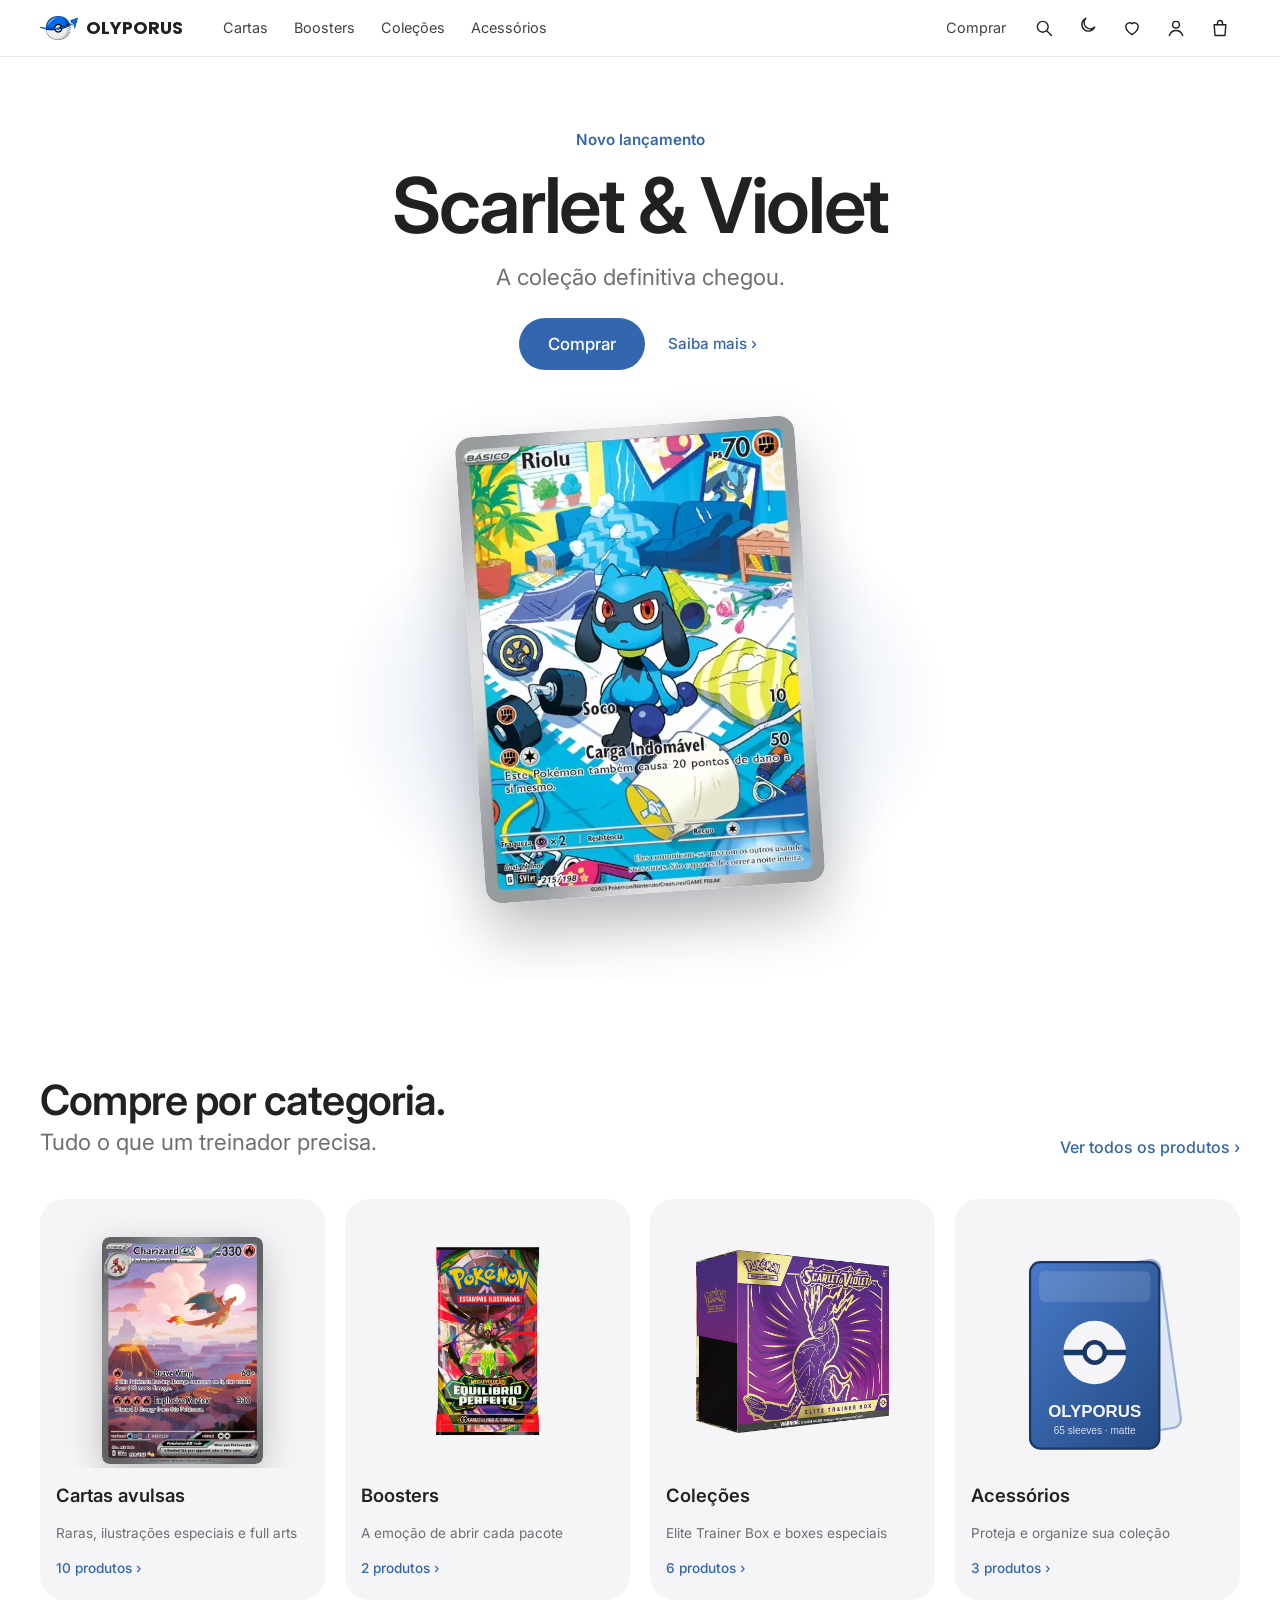
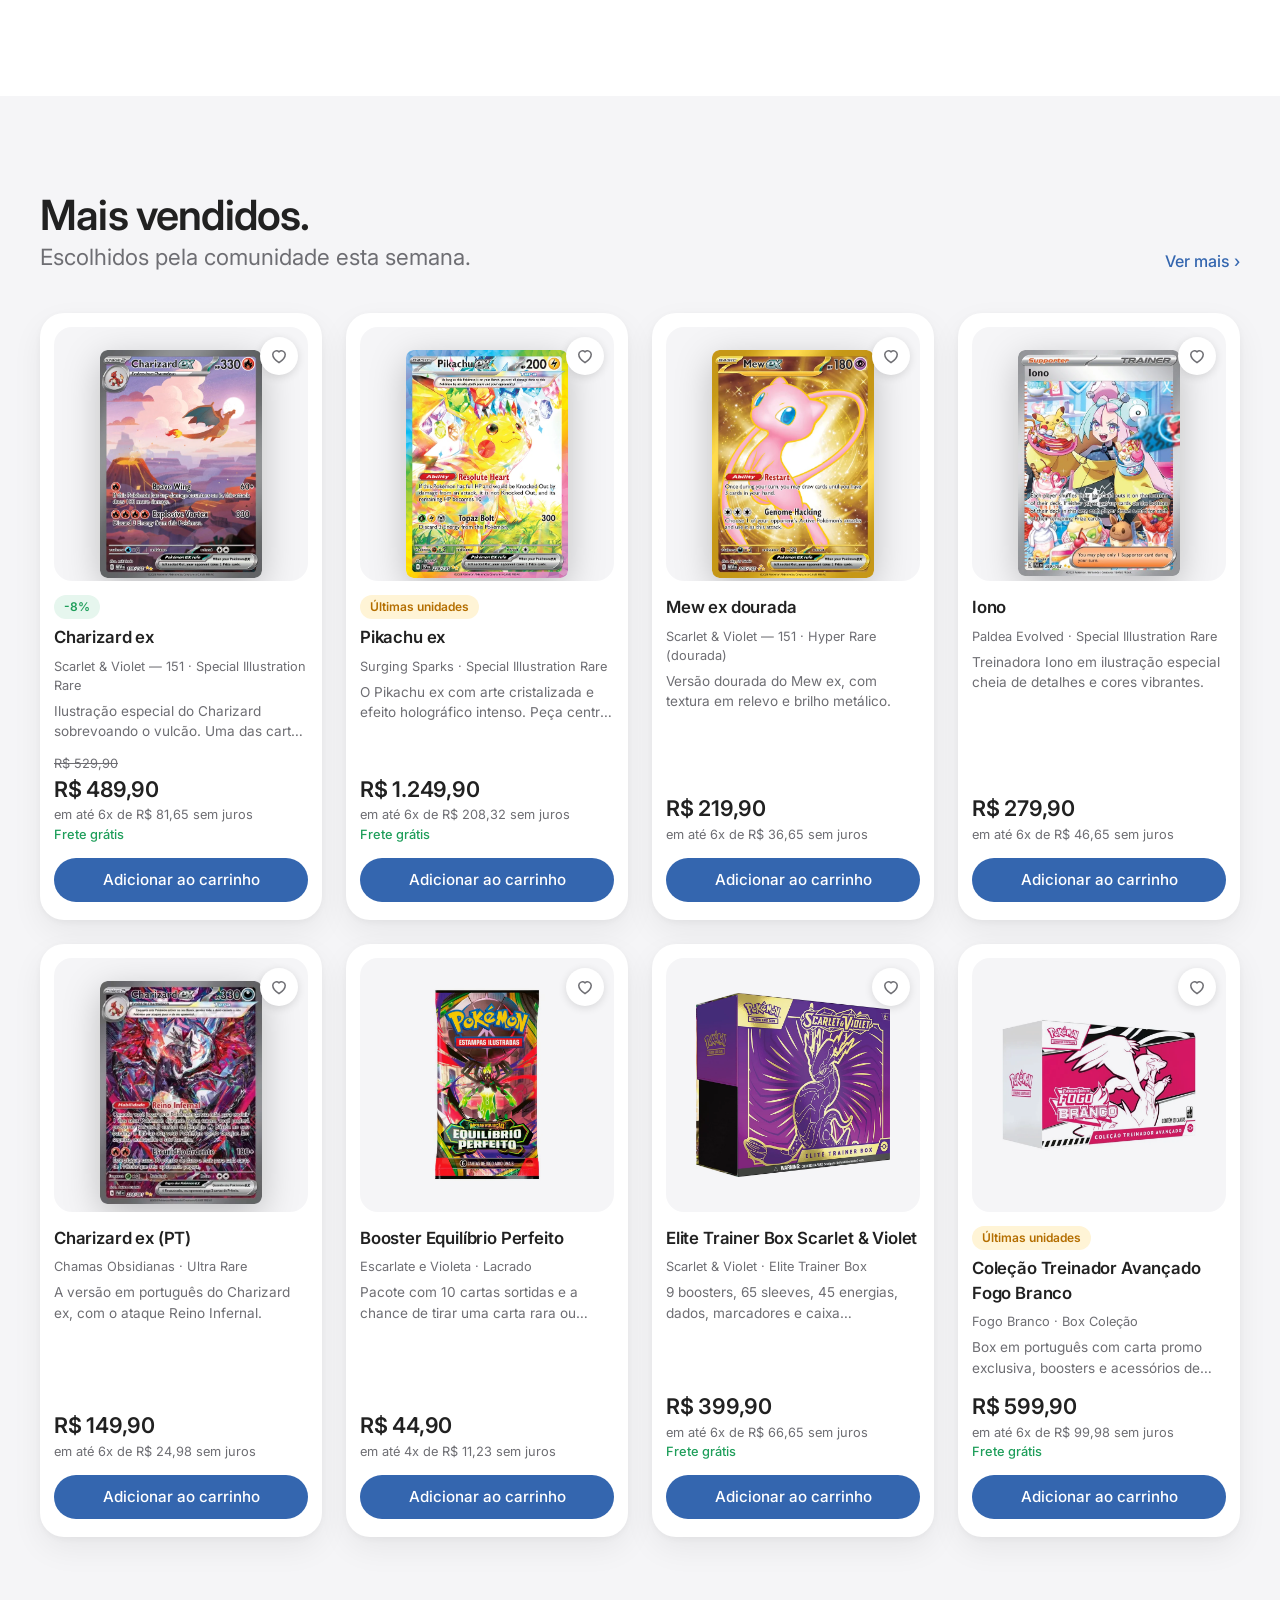
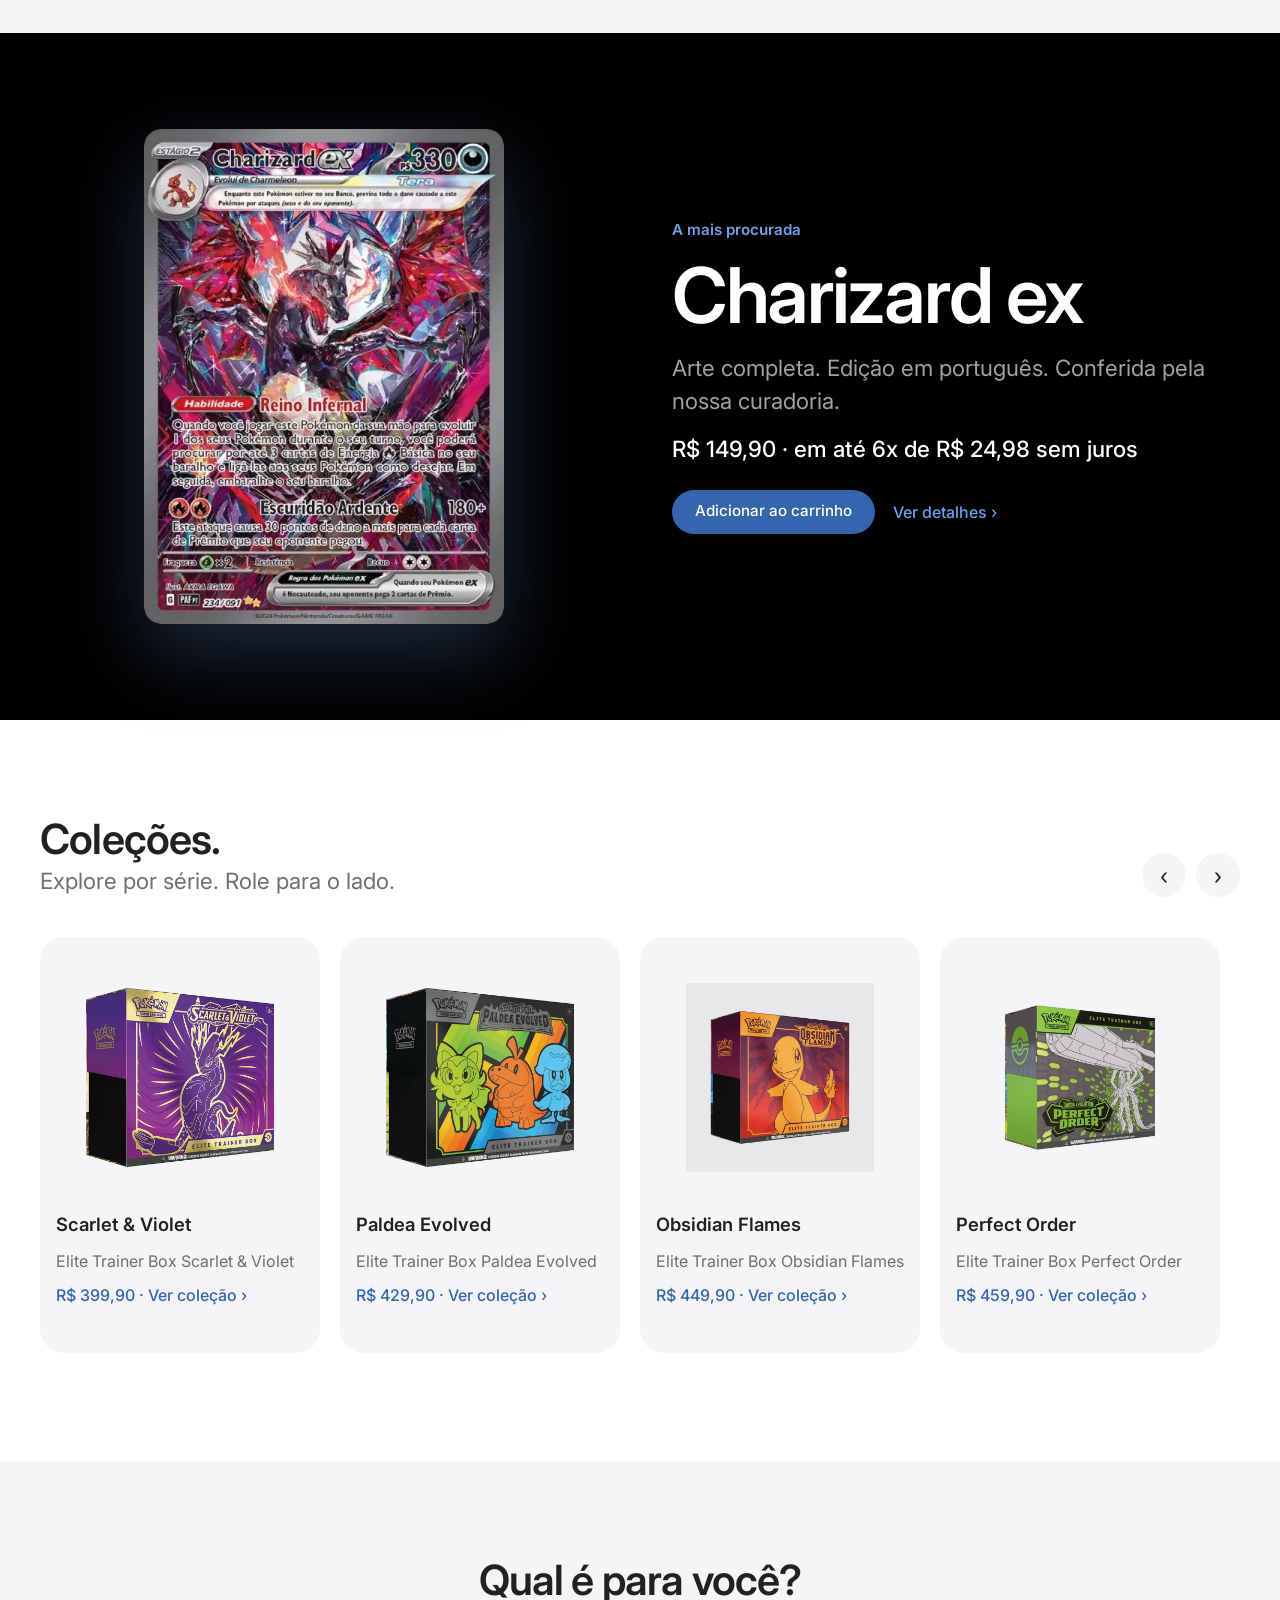
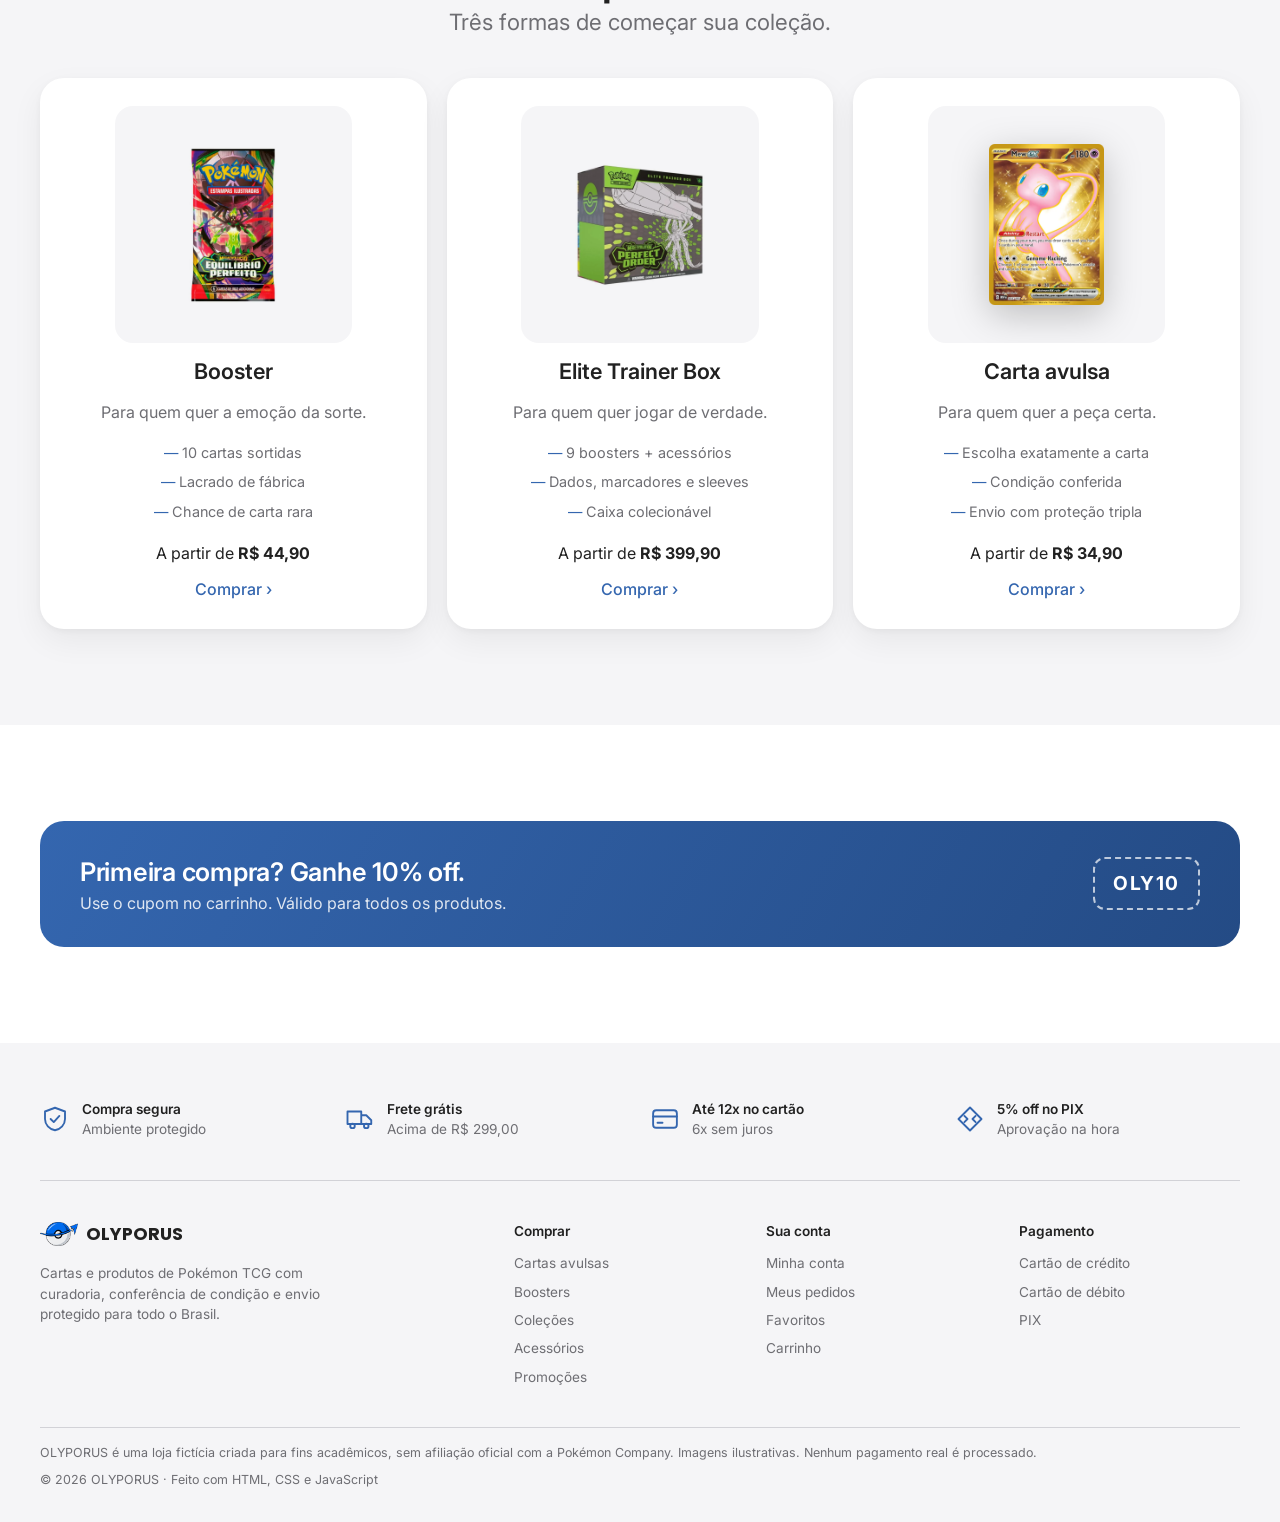
<file: index.html>
<!DOCTYPE html>
<html lang="pt-BR">
<head>
  <meta charset="UTF-8">
  <meta name="viewport" content="width=device-width, initial-scale=1">
  <title>OLYPORUS — Cartas e colecionáveis Pokémon TCG</title>
  <meta name="description" content="OLYPORUS: cartas avulsas, boosters, Elite Trainer Box e acessórios de Pokémon TCG com curadoria e envio protegido.">
  <link rel="icon" href="img/favicon.png">
  <link rel="preconnect" href="https://fonts.googleapis.com">
  <link rel="preconnect" href="https://fonts.gstatic.com" crossorigin>
  <link href="https://fonts.googleapis.com/css2?family=Inter:wght@400;500;600;700&family=Poppins:wght@700&display=swap" rel="stylesheet">
  <link rel="stylesheet" href="css/style.css">
  <!-- Aplica o tema salvo antes de desenhar a página (evita a tela "piscar") -->
  <script>try{var t=JSON.parse(localStorage.getItem('olyporus:tema'));document.documentElement.dataset.tema=t||(matchMedia('(prefers-color-scheme: dark)').matches?'escuro':'claro');}catch(e){}</script>
</head>
<body data-pagina="home">
  <a class="sr-only" href="#conteudo">Pular para o conteúdo</a>
  <div id="topo"></div>

  <main id="conteudo">
    <!-- HERO -->
    <section class="hero">
      <div class="container hero__texto revelar">
        <p class="eyebrow">Novo lançamento</p>
        <h1 class="titulo-display">Scarlet &amp; Violet</h1>
        <p class="subtitulo">A coleção definitiva chegou.</p>
        <div class="hero__acoes">
          <a class="btn btn--primario btn--grande" href="produto.html?id=etb-scarlet-violet">Comprar</a>
          <a class="btn btn--link" href="catalogo.html?categoria=colecoes">Saiba mais ›</a>
        </div>
      </div>
      <div class="hero__imagem revelar">
        <img src="img/cartas/riolu.webp" alt="Carta Riolu em ilustração rara" width="524" height="720">
      </div>
    </section>

    <!-- CATEGORIAS -->
    <section class="secao" aria-labelledby="titulo-categorias">
      <div class="container">
        <div class="secao__topo revelar">
          <div>
            <h2 class="titulo-secao" id="titulo-categorias">Compre por categoria.</h2>
            <p class="subtitulo">Tudo o que um treinador precisa.</p>
          </div>
          <a class="link-acento" href="catalogo.html">Ver todos os produtos ›</a>
        </div>
        <div class="grade-categorias" id="grade-categorias"></div>
      </div>
    </section>

    <!-- MAIS VENDIDOS -->
    <section class="secao secao--cinza" aria-labelledby="titulo-destaques">
      <div class="container">
        <div class="secao__topo revelar">
          <div>
            <h2 class="titulo-secao" id="titulo-destaques">Mais vendidos.</h2>
            <p class="subtitulo">Escolhidos pela comunidade esta semana.</p>
          </div>
          <a class="link-acento" href="catalogo.html?ordenar=avaliacao">Ver mais ›</a>
        </div>
        <div class="grade-produtos" id="grade-destaques"></div>
      </div>
    </section>

    <!-- DESTAQUE ESCURO -->
    <section class="secao destaque-escuro" aria-labelledby="titulo-destaque">
      <div class="container destaque-escuro__grade">
        <img class="revelar" src="img/cartas/charizard-ex-chamas-obsidianas.webp" alt="Carta Charizard ex em português" width="480" height="660" loading="lazy">
        <div class="destaque-escuro__texto revelar">
          <p class="eyebrow">A mais procurada</p>
          <h2 class="titulo-display" id="titulo-destaque">Charizard ex</h2>
          <p class="subtitulo">Arte completa. Edição em português. Conferida pela nossa curadoria.</p>
          <p class="destaque-escuro__preco" id="preco-destaque"></p>
          <div class="hero__acoes">
            <button class="btn btn--primario" type="button" data-adicionar="charizard-ex-chamas-obsidianas">Adicionar ao carrinho</button>
            <a class="link-acento" href="produto.html?id=charizard-ex-chamas-obsidianas">Ver detalhes ›</a>
          </div>
        </div>
      </div>
    </section>

    <!-- COLEÇÕES (carrossel) -->
    <section class="secao" aria-labelledby="titulo-colecoes">
      <div class="container">
        <div class="secao__topo revelar">
          <div>
            <h2 class="titulo-secao" id="titulo-colecoes">Coleções.</h2>
            <p class="subtitulo">Explore por série. Role para o lado.</p>
          </div>
          <div class="carrossel__setas">
            <button type="button" id="carrossel-anterior" aria-label="Coleções anteriores">‹</button>
            <button type="button" id="carrossel-proximo" aria-label="Próximas coleções">›</button>
          </div>
        </div>
        <div class="carrossel">
          <div class="carrossel__trilho" id="carrossel" tabindex="0" aria-label="Lista de coleções"></div>
        </div>
      </div>
    </section>

    <!-- QUAL É PARA VOCÊ -->
    <section class="secao secao--cinza" aria-labelledby="titulo-comparacao">
      <div class="container">
        <div class="revelar" style="text-align:center;margin-bottom:40px">
          <h2 class="titulo-secao" id="titulo-comparacao">Qual é para você?</h2>
          <p class="subtitulo">Três formas de começar sua coleção.</p>
        </div>
        <div class="comparacao">
          <article class="comparacao__item revelar">
            <div class="midia midia--caixa"><img src="img/produtos/booster-equilibrio-perfeito.webp" alt="Booster" loading="lazy"></div>
            <h3>Booster</h3>
            <p class="texto-sutil">Para quem quer a emoção da sorte.</p>
            <ul><li>10 cartas sortidas</li><li>Lacrado de fábrica</li><li>Chance de carta rara</li></ul>
            <p>A partir de <strong>R$ 44,90</strong></p>
            <a class="link-acento" href="catalogo.html?categoria=boosters">Comprar ›</a>
          </article>
          <article class="comparacao__item revelar">
            <div class="midia midia--caixa"><img src="img/produtos/etb-perfect-order.webp" alt="Elite Trainer Box" loading="lazy"></div>
            <h3>Elite Trainer Box</h3>
            <p class="texto-sutil">Para quem quer jogar de verdade.</p>
            <ul><li>9 boosters + acessórios</li><li>Dados, marcadores e sleeves</li><li>Caixa colecionável</li></ul>
            <p>A partir de <strong>R$ 399,90</strong></p>
            <a class="link-acento" href="catalogo.html?categoria=colecoes">Comprar ›</a>
          </article>
          <article class="comparacao__item revelar">
            <div class="midia midia--carta"><img src="img/cartas/mew-ex-dourada.webp" alt="Carta avulsa" loading="lazy"></div>
            <h3>Carta avulsa</h3>
            <p class="texto-sutil">Para quem quer a peça certa.</p>
            <ul><li>Escolha exatamente a carta</li><li>Condição conferida</li><li>Envio com proteção tripla</li></ul>
            <p>A partir de <strong>R$ 34,90</strong></p>
            <a class="link-acento" href="catalogo.html?categoria=cartas">Comprar ›</a>
          </article>
        </div>
      </div>
    </section>

    <!-- CUPOM -->
    <section class="secao">
      <div class="container">
        <div class="faixa-cupom revelar">
          <div>
            <h2>Primeira compra? Ganhe 10% off.</h2>
            <p>Use o cupom no carrinho. Válido para todos os produtos.</p>
          </div>
          <code>OLY10</code>
        </div>
      </div>
    </section>
  </main>

  <div id="rodape"></div>

  <script src="js/utils.js"></script>
  <script src="js/produtos.js"></script>
  <script src="js/carrinho.js"></script>
  <script src="js/layout.js"></script>
  <script src="js/paginas/home.js"></script>
</body>
</html>
</file>
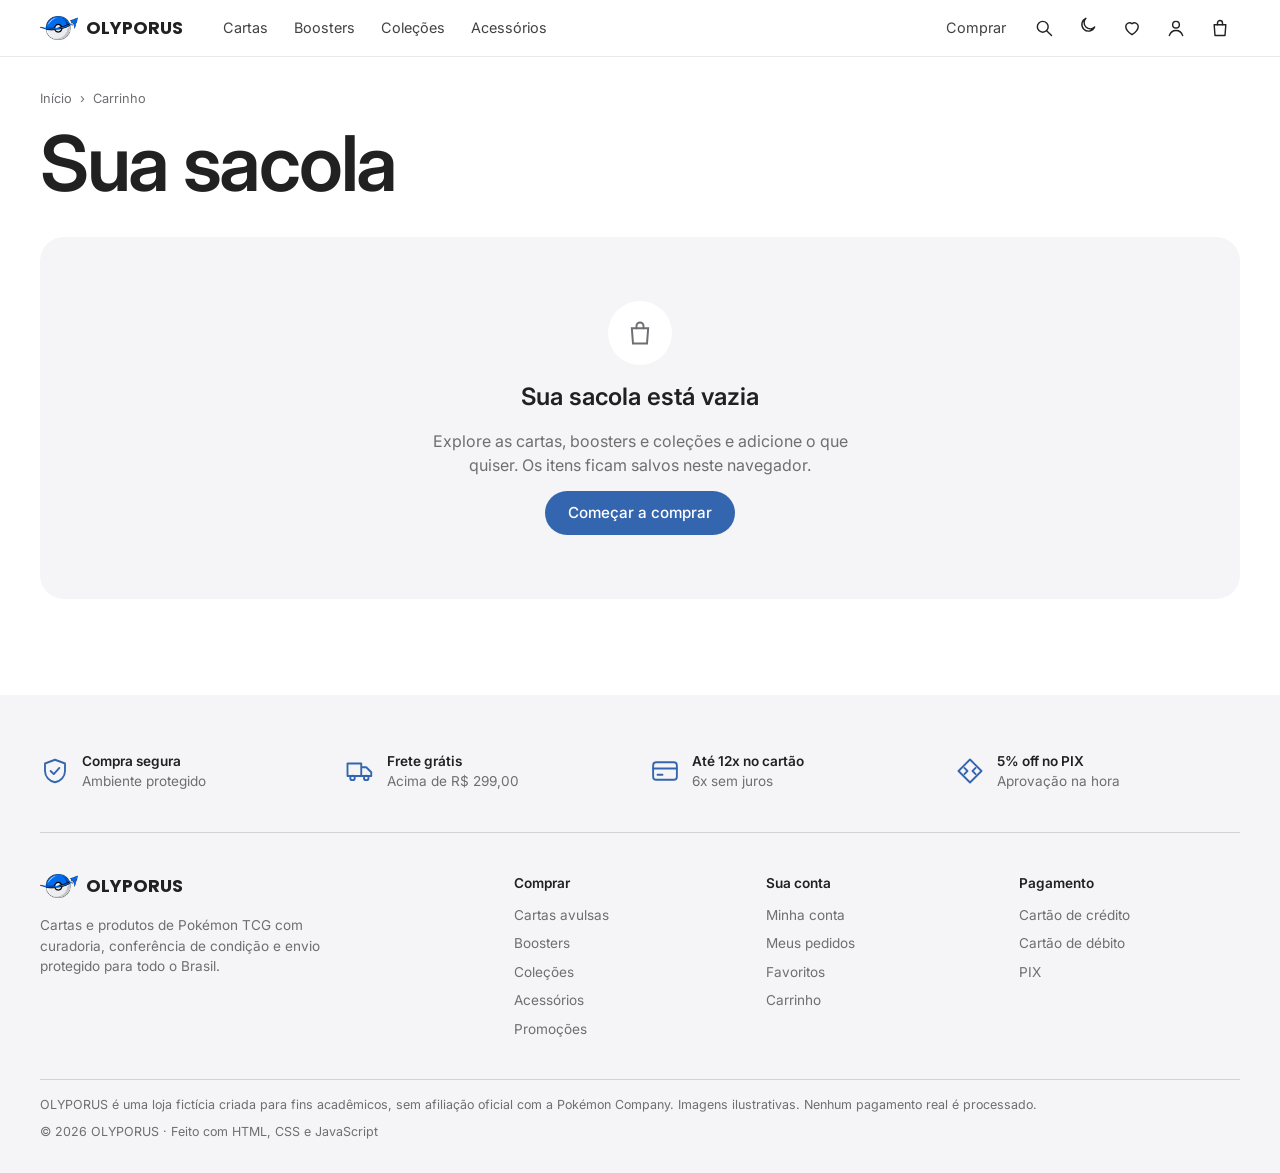
<file: carrinho.html>
<!DOCTYPE html>
<html lang="pt-BR">
<head>
  <meta charset="UTF-8">
  <meta name="viewport" content="width=device-width, initial-scale=1">
  <title>Sua sacola — OLYPORUS</title>
  <link rel="icon" href="img/favicon.png">
  <link rel="preconnect" href="https://fonts.googleapis.com">
  <link rel="preconnect" href="https://fonts.gstatic.com" crossorigin>
  <link href="https://fonts.googleapis.com/css2?family=Inter:wght@400;500;600;700&family=Poppins:wght@700&display=swap" rel="stylesheet">
  <link rel="stylesheet" href="css/style.css">
  <script>try{var t=JSON.parse(localStorage.getItem('olyporus:tema'));document.documentElement.dataset.tema=t||(matchMedia('(prefers-color-scheme: dark)').matches?'escuro':'claro');}catch(e){}</script>
</head>
<body data-pagina="carrinho">
  <a class="sr-only" href="#conteudo">Pular para o conteúdo</a>
  <div id="topo"></div>

  <main id="conteudo" class="container">
    <nav class="trilha" aria-label="Você está em"><a href="index.html">Início</a><span>›</span><span>Carrinho</span></nav>
    <header style="padding:16px 0 32px">
      <h1 class="titulo-display">Sua sacola</h1>
      <p class="subtitulo" id="resumo-topo"></p>
    </header>

    <div class="carrinho" id="area-carrinho">
      <section aria-label="Itens do carrinho">
        <div id="lista-itens"></div>
        <a class="link-acento" href="catalogo.html" style="display:inline-block;margin-top:24px">‹ Continuar comprando</a>
      </section>

      <aside class="painel resumo" aria-label="Resumo do pedido">
        <h2>Resumo</h2>
        <div class="resumo-linha"><span>Subtotal</span><span id="r-subtotal">—</span></div>
        <div class="resumo-linha resumo-linha--desconto" id="linha-cupom" hidden><span id="r-cupom-nome">Cupom</span><span id="r-cupom">—</span></div>
        <div class="resumo-linha"><span>Frete</span><span id="r-frete">Informe o CEP</span></div>

        <p class="mensagem" id="msg-frete-gratis" style="margin-top:6px"></p>
        <div class="barra-frete" aria-hidden="true"><div id="barra-frete" style="width:0"></div></div>

        <label class="sr-only" for="cep-carrinho">CEP</label>
        <form class="mini-form" id="form-cep">
          <input id="cep-carrinho" inputmode="numeric" placeholder="CEP 00000-000" maxlength="9">
          <button class="btn btn--escuro" type="submit">Calcular</button>
        </form>
        <div class="frete-escolha" id="frete-escolha"></div>

        <label class="sr-only" for="cupom">Cupom de desconto</label>
        <form class="mini-form" id="form-cupom">
          <input id="cupom" placeholder="Cupom de desconto" autocomplete="off">
          <button class="btn btn--contorno" type="submit">Aplicar</button>
        </form>
        <p class="mensagem" id="msg-cupom"></p>

        <div class="resumo-linha resumo-linha--total"><span>Total</span><span id="r-total">—</span></div>
        <p class="texto-sutil" style="font-size:.82rem;margin-bottom:14px" id="r-parcelas"></p>
        <a class="btn btn--primario btn--grande btn--bloco" href="checkout.html" id="finalizar">Finalizar compra</a>
        <p class="texto-sutil" style="font-size:.78rem;text-align:center;margin-top:10px">Pagamento simulado · Crédito, débito ou PIX</p>
      </aside>
    </div>
  </main>

  <div id="rodape"></div>

  <script src="js/utils.js"></script>
  <script src="js/produtos.js"></script>
  <script src="js/carrinho.js"></script>
  <script src="js/layout.js"></script>
  <script src="js/paginas/carrinho.js"></script>
</body>
</html>
</file>
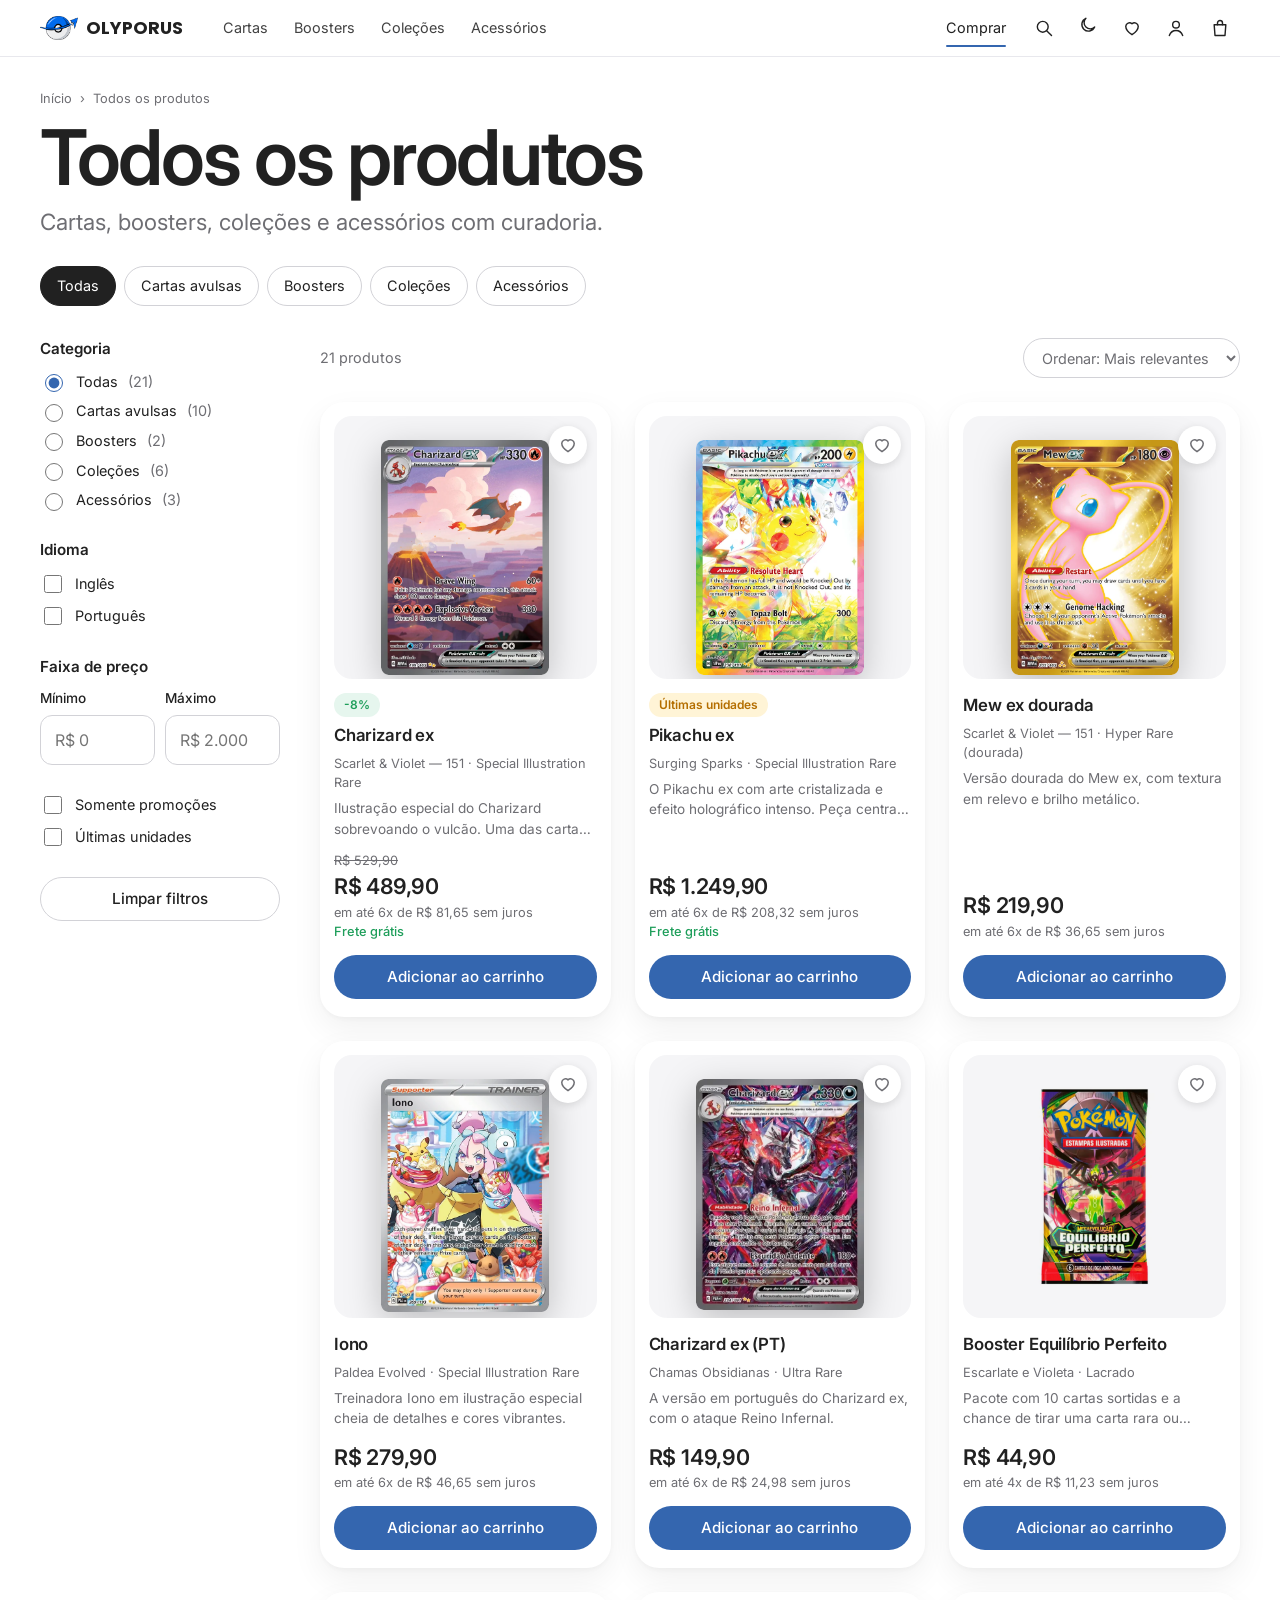
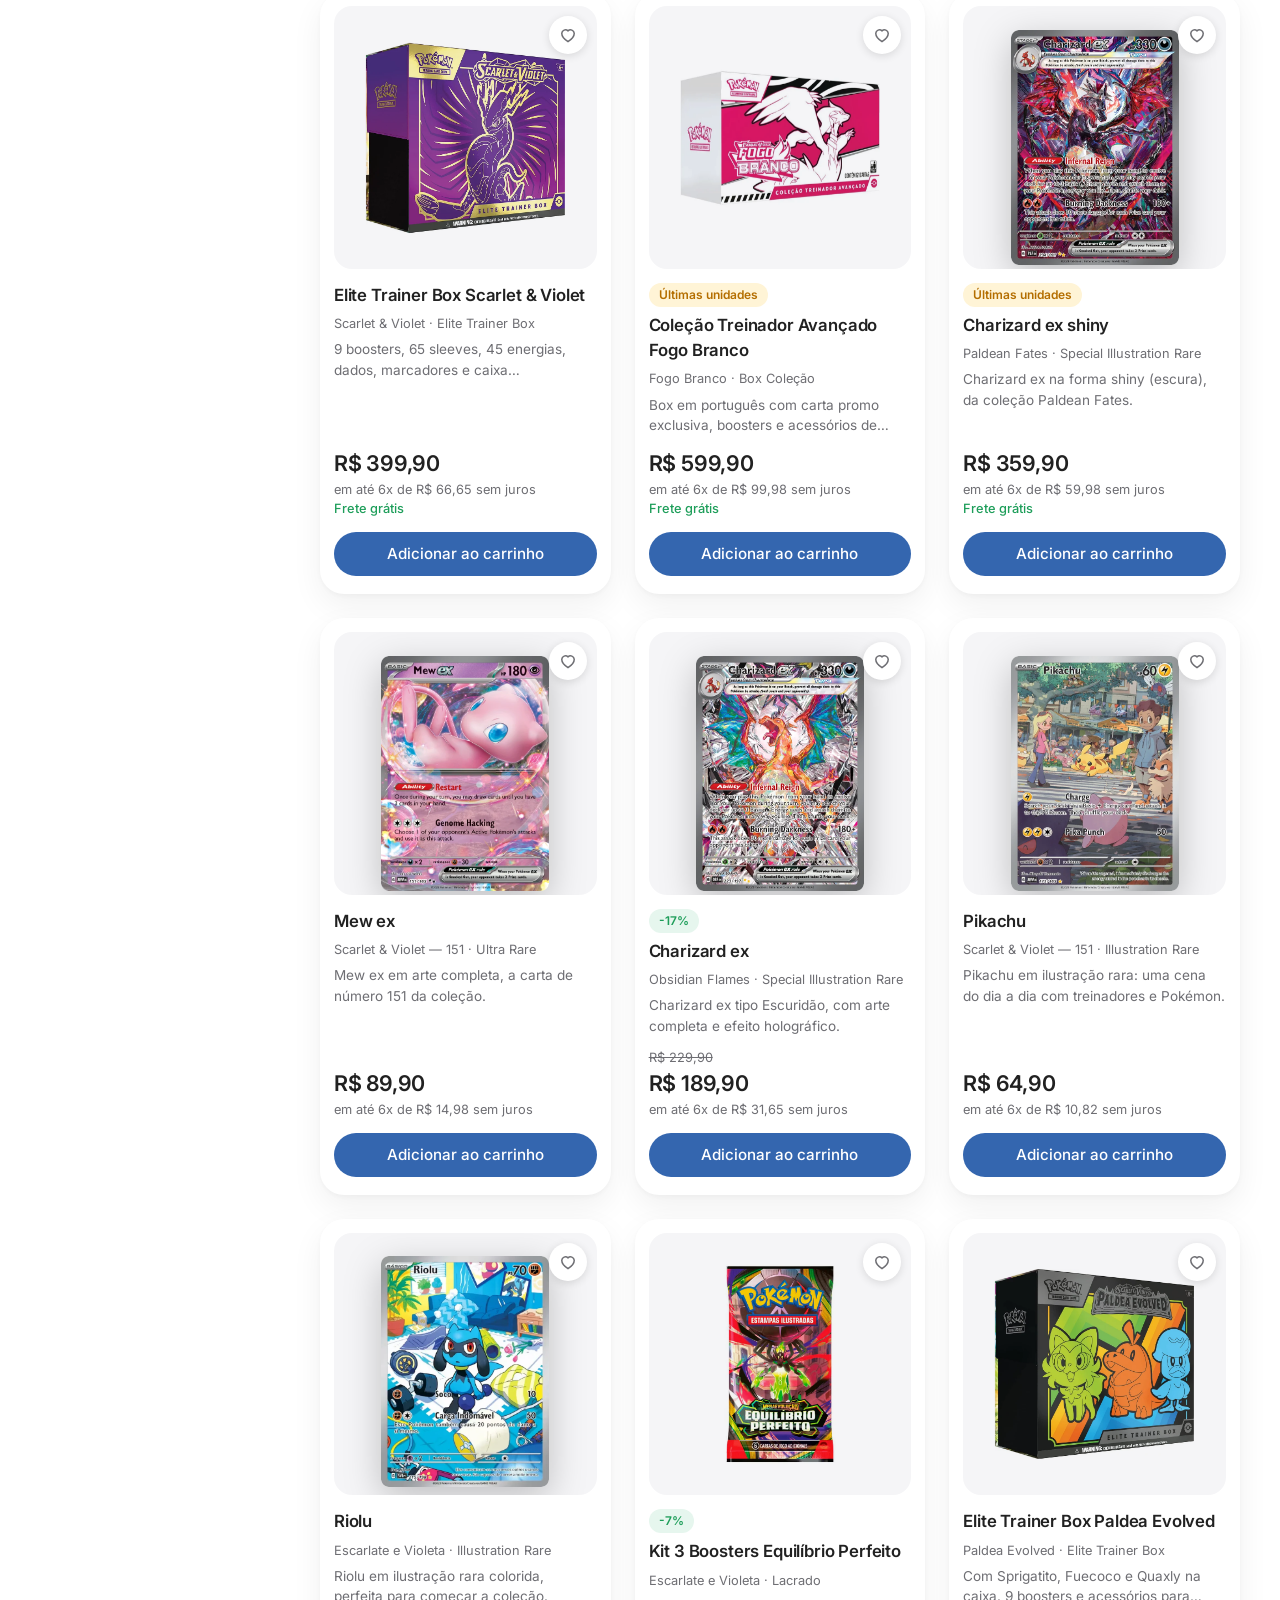
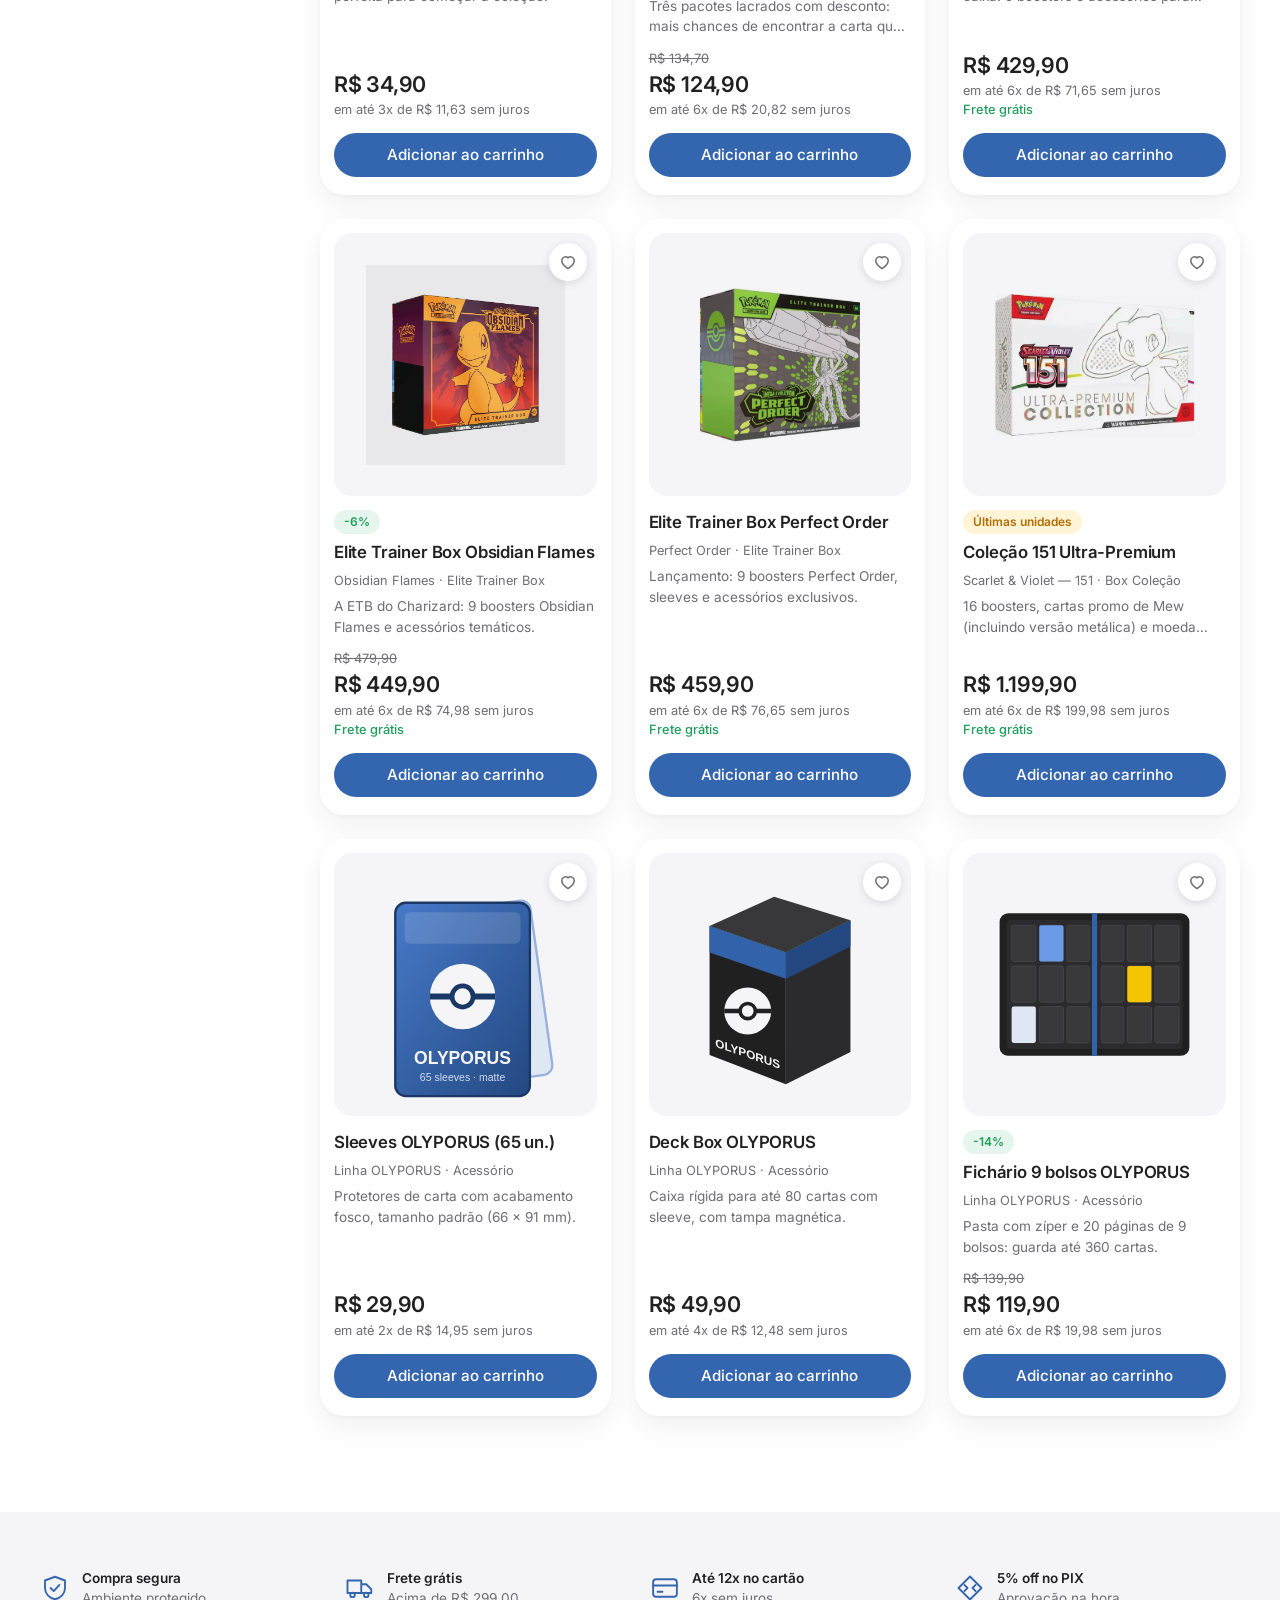
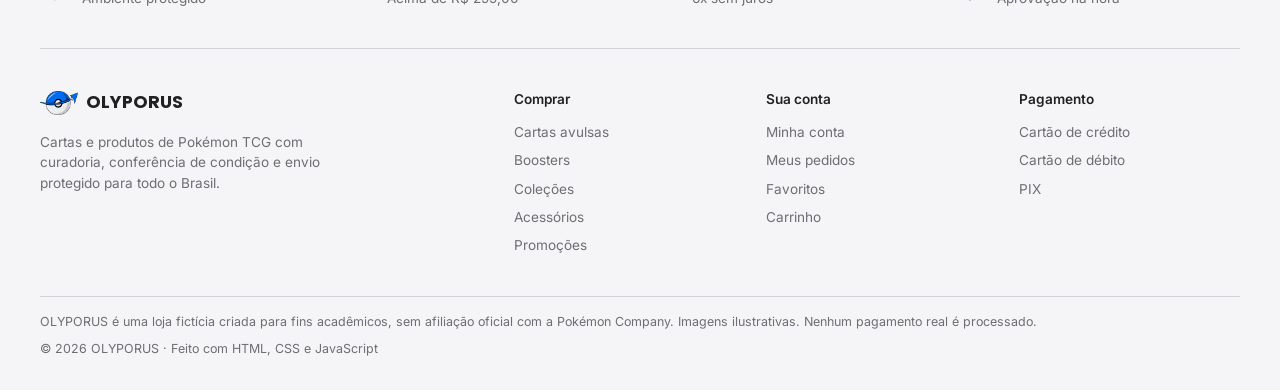
<file: catalogo.html>
<!DOCTYPE html>
<html lang="pt-BR">
<head>
  <meta charset="UTF-8">
  <meta name="viewport" content="width=device-width, initial-scale=1">
  <title>Catálogo — OLYPORUS</title>
  <meta name="description" content="Catálogo OLYPORUS: cartas avulsas, boosters, coleções e acessórios de Pokémon TCG.">
  <link rel="icon" href="img/favicon.png">
  <link rel="preconnect" href="https://fonts.googleapis.com">
  <link rel="preconnect" href="https://fonts.gstatic.com" crossorigin>
  <link href="https://fonts.googleapis.com/css2?family=Inter:wght@400;500;600;700&family=Poppins:wght@700&display=swap" rel="stylesheet">
  <link rel="stylesheet" href="css/style.css">
  <script>try{var t=JSON.parse(localStorage.getItem('olyporus:tema'));document.documentElement.dataset.tema=t||(matchMedia('(prefers-color-scheme: dark)').matches?'escuro':'claro');}catch(e){}</script>
</head>
<body data-pagina="catalogo">
  <a class="sr-only" href="#conteudo">Pular para o conteúdo</a>
  <div id="topo"></div>

  <main id="conteudo" class="container">
    <nav class="trilha" aria-label="Você está em">
      <a href="index.html">Início</a><span>›</span><span id="trilha-atual">Catálogo</span>
    </nav>

    <header class="catalogo-topo">
      <h1 class="titulo-display" id="titulo-catalogo">Todos os produtos</h1>
      <p class="subtitulo" id="subtitulo-catalogo"></p>
    </header>

    <div class="chips" id="chips-categorias" style="margin-bottom:32px"></div>

    <div class="catalogo">
      <!-- FILTROS -->
      <aside class="filtros" id="filtros" aria-label="Filtros">
        <button class="icone-btn filtros__fechar" type="button" id="fechar-filtros" aria-label="Fechar filtros"></button>
        <div>
          <h2>Categoria</h2>
          <div class="filtros__lista" id="filtro-categoria"></div>
        </div>
        <div>
          <h2>Idioma</h2>
          <div class="filtros__lista" id="filtro-idioma"></div>
        </div>
        <div>
          <h2>Faixa de preço</h2>
          <div class="filtros__preco">
            <div class="campo"><label for="preco-min">Mínimo</label><input type="number" id="preco-min" min="0" step="10" placeholder="R$ 0"></div>
            <div class="campo"><label for="preco-max">Máximo</label><input type="number" id="preco-max" min="0" step="10" placeholder="R$ 2.000"></div>
          </div>
        </div>
        <div class="filtros__lista">
          <label><input type="checkbox" id="filtro-promocao"> Somente promoções</label>
          <label><input type="checkbox" id="filtro-estoque"> Últimas unidades</label>
        </div>
        <button class="btn btn--contorno" type="button" id="limpar-filtros">Limpar filtros</button>
      </aside>

      <!-- RESULTADOS -->
      <section aria-live="polite">
        <div class="catalogo__barra">
          <button class="btn btn--contorno btn-filtros" type="button" id="abrir-filtros">Filtros</button>
          <span id="contagem">—</span>
          <label>
            <span class="sr-only">Ordenar por</span>
            <select id="ordenar">
              <option value="relevancia">Ordenar: Mais relevantes</option>
              <option value="menor-preco">Menor preço</option>
              <option value="maior-preco">Maior preço</option>
              <option value="avaliacao">Mais bem avaliados</option>
              <option value="nome">Nome (A–Z)</option>
            </select>
          </label>
        </div>
        <div class="grade-produtos" id="grade-catalogo"></div>
      </section>
    </div>
  </main>

  <div id="rodape"></div>

  <script src="js/utils.js"></script>
  <script src="js/produtos.js"></script>
  <script src="js/carrinho.js"></script>
  <script src="js/layout.js"></script>
  <script src="js/paginas/catalogo.js"></script>
</body>
</html>
</file>
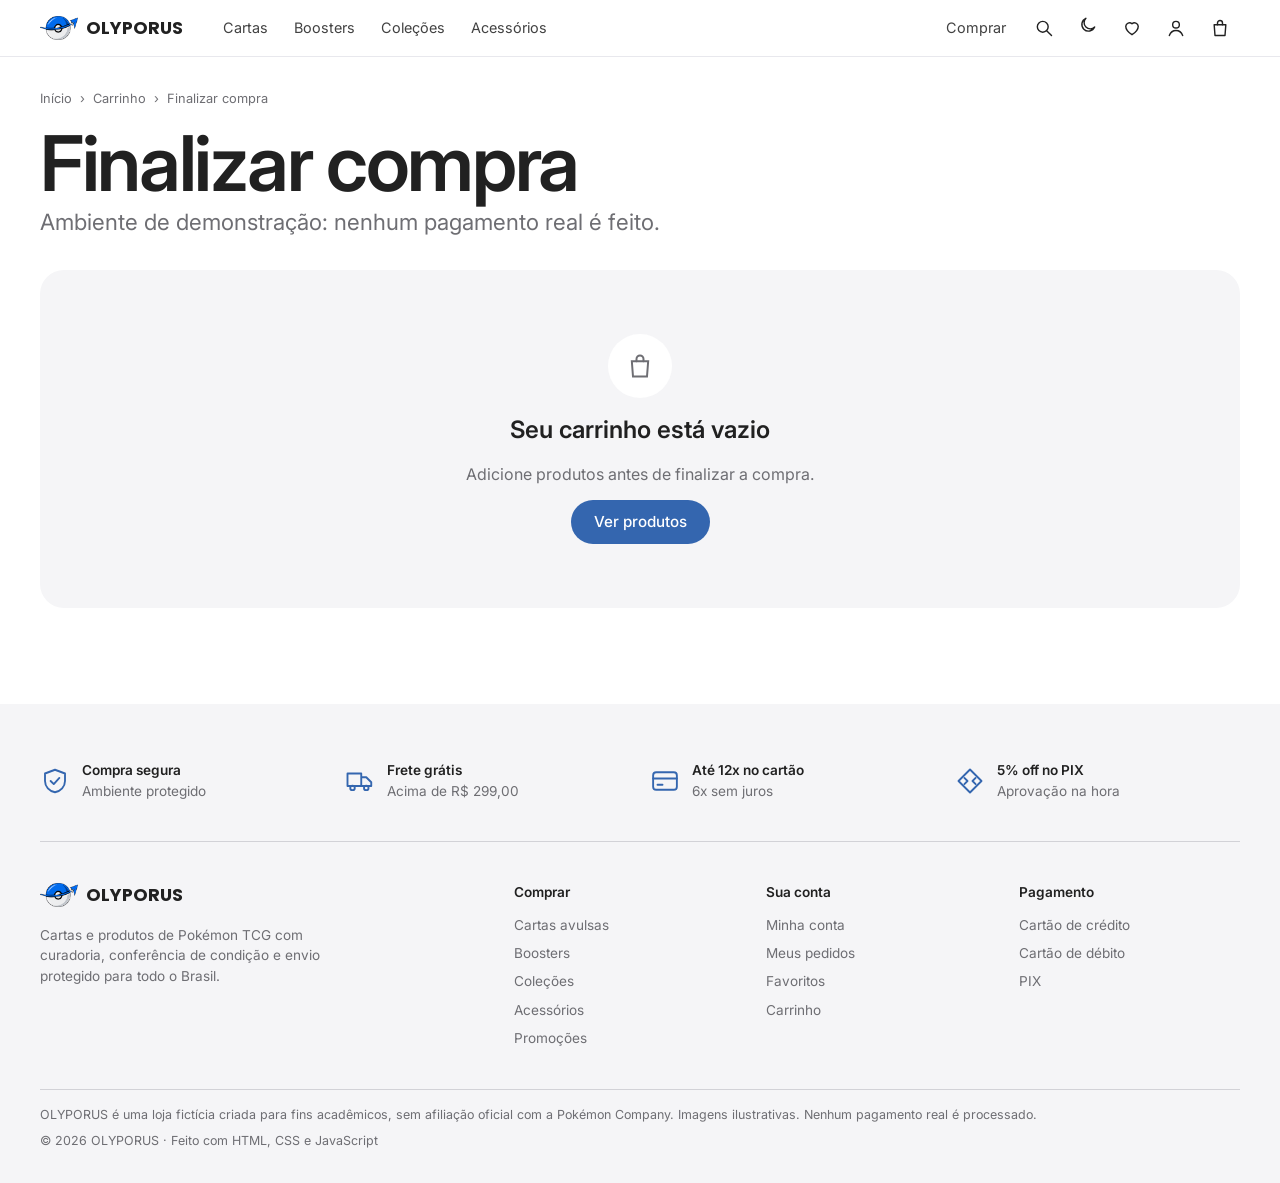
<file: checkout.html>
<!DOCTYPE html>
<html lang="pt-BR">
<head>
  <meta charset="UTF-8">
  <meta name="viewport" content="width=device-width, initial-scale=1">
  <title>Finalizar compra — OLYPORUS</title>
  <link rel="icon" href="img/favicon.png">
  <link rel="preconnect" href="https://fonts.googleapis.com">
  <link rel="preconnect" href="https://fonts.gstatic.com" crossorigin>
  <link href="https://fonts.googleapis.com/css2?family=Inter:wght@400;500;600;700&family=Poppins:wght@700&display=swap" rel="stylesheet">
  <link rel="stylesheet" href="css/style.css">
  <script>try{var t=JSON.parse(localStorage.getItem('olyporus:tema'));document.documentElement.dataset.tema=t||(matchMedia('(prefers-color-scheme: dark)').matches?'escuro':'claro');}catch(e){}</script>
</head>
<body data-pagina="checkout">
  <a class="sr-only" href="#conteudo">Pular para o conteúdo</a>
  <div id="topo"></div>

  <main id="conteudo" class="container">
    <nav class="trilha" aria-label="Você está em"><a href="index.html">Início</a><span>›</span><a href="carrinho.html">Carrinho</a><span>›</span><span>Finalizar compra</span></nav>
    <header style="padding:16px 0 32px">
      <h1 class="titulo-display">Finalizar compra</h1>
      <p class="subtitulo">Ambiente de demonstração: nenhum pagamento real é feito.</p>
    </header>

    <form class="checkout" id="form-checkout" novalidate>
      <div>
        <!-- 1. DADOS -->
        <fieldset class="etapa" style="border-width:1px">
          <legend class="sr-only">Seus dados</legend>
          <h2 class="etapa__titulo"><span class="etapa__numero">1</span> Seus dados</h2>
          <button class="btn btn--link" type="button" id="preencher-exemplo" style="margin:-12px 0 16px -4px">Preencher com dados de exemplo</button>
          <div class="grade-campos">
            <div class="campo col-6"><label for="nome">Nome completo</label><input id="nome" name="nome" autocomplete="name" required><span class="campo__erro"></span></div>
            <div class="campo col-3"><label for="email">E-mail</label><input id="email" name="email" type="email" autocomplete="email" required><span class="campo__erro"></span></div>
            <div class="campo col-3"><label for="telefone">Celular</label><input id="telefone" name="telefone" inputmode="numeric" autocomplete="tel" placeholder="(11) 98765-4321" required><span class="campo__erro"></span></div>
            <div class="campo col-3 largo-mobile"><label for="cpf">CPF</label><input id="cpf" name="cpf" inputmode="numeric" placeholder="000.000.000-00" required><span class="campo__erro"></span></div>
          </div>
        </fieldset>

        <!-- 2. ENTREGA -->
        <fieldset class="etapa" style="border-width:1px">
          <legend class="sr-only">Entrega</legend>
          <h2 class="etapa__titulo"><span class="etapa__numero">2</span> Entrega</h2>
          <div class="grade-campos">
            <div class="campo col-2"><label for="cep">CEP</label><input id="cep" name="cep" inputmode="numeric" placeholder="00000-000" autocomplete="postal-code" required><span class="campo__erro"></span></div>
            <div class="campo col-4"><span class="campo__dica" id="cep-status" style="padding-top:30px">O endereço é preenchido automaticamente pelo CEP.</span></div>
            <div class="campo col-4"><label for="rua">Rua / Avenida</label><input id="rua" name="rua" autocomplete="address-line1" required><span class="campo__erro"></span></div>
            <div class="campo col-2"><label for="numero">Número</label><input id="numero" name="numero" inputmode="numeric" required><span class="campo__erro"></span></div>
            <div class="campo col-3"><label for="complemento">Complemento</label><input id="complemento" name="complemento" autocomplete="address-line2" placeholder="Opcional"><span class="campo__erro"></span></div>
            <div class="campo col-3"><label for="bairro">Bairro</label><input id="bairro" name="bairro" required><span class="campo__erro"></span></div>
            <div class="campo col-4"><label for="cidade">Cidade</label><input id="cidade" name="cidade" autocomplete="address-level2" required><span class="campo__erro"></span></div>
            <div class="campo col-2"><label for="uf">Estado</label><select id="uf" name="uf" required></select><span class="campo__erro"></span></div>
          </div>
          <p class="campo__dica" style="margin:20px 0 8px">Forma de envio</p>
          <div class="frete-escolha" id="frete-checkout"><p class="texto-sutil" style="font-size:.9rem">Informe o CEP para ver as opções.</p></div>
        </fieldset>

        <!-- 3. PAGAMENTO -->
        <fieldset class="etapa" style="border-width:1px">
          <legend class="sr-only">Pagamento</legend>
          <h2 class="etapa__titulo"><span class="etapa__numero">3</span> Pagamento</h2>

          <div class="pagamentos" role="radiogroup" aria-label="Forma de pagamento">
            <label class="pagamento-opcao"><input type="radio" name="forma" value="credito" checked><span id="ic-credito"></span><strong>Cartão de crédito</strong><small>Até 12x · 6x sem juros</small></label>
            <label class="pagamento-opcao"><input type="radio" name="forma" value="debito"><span id="ic-debito"></span><strong>Cartão de débito</strong><small>À vista</small></label>
            <label class="pagamento-opcao"><input type="radio" name="forma" value="pix"><span id="ic-pix"></span><strong>PIX</strong><small>5% de desconto</small></label>
          </div>

          <!-- Cartão (crédito e débito usam os mesmos campos) -->
          <div id="painel-cartao">
            <p class="aviso-teste">Use dados fictícios. Cartão de teste: <strong>4111 1111 1111 1111</strong>, validade futura e qualquer CVV.</p>
            <div class="cartao-visual" id="cartao-visual" aria-hidden="true">
              <div class="cartao-visual__topo"><span id="cv-tipo">CRÉDITO</span><span id="cv-bandeira">OLYPORUS</span></div>
              <div class="cartao-visual__numero" id="cv-numero">•••• •••• •••• ••••</div>
              <div class="cartao-visual__rodape"><span id="cv-nome">NOME NO CARTÃO</span><span id="cv-validade">MM/AA</span></div>
            </div>
            <div class="grade-campos">
              <div class="campo col-6"><label for="cartao-numero">Número do cartão</label><input id="cartao-numero" inputmode="numeric" autocomplete="cc-number" placeholder="0000 0000 0000 0000"><span class="campo__erro"></span></div>
              <div class="campo col-6"><label for="cartao-nome">Nome impresso no cartão</label><input id="cartao-nome" autocomplete="cc-name"><span class="campo__erro"></span></div>
              <div class="campo col-3"><label for="cartao-validade">Validade</label><input id="cartao-validade" inputmode="numeric" autocomplete="cc-exp" placeholder="MM/AA"><span class="campo__erro"></span></div>
              <div class="campo col-3"><label for="cartao-cvv">CVV</label><input id="cartao-cvv" inputmode="numeric" autocomplete="cc-csc" placeholder="123" maxlength="4"><span class="campo__erro"></span></div>
              <div class="campo col-6" id="campo-parcelas"><label for="parcelas">Parcelamento</label><select id="parcelas"></select><span class="campo__dica">Até 6x sem juros. De 7x a 12x com juros de 1,99% ao mês.</span></div>
            </div>
          </div>

          <!-- PIX -->
          <div id="painel-pix" hidden>
            <div class="pix">
              <canvas id="qr-pix" width="200" height="200" aria-label="QR Code PIX fictício"></canvas>
              <div>
                <p style="font-weight:600;font-size:1.1rem">Pague com PIX e ganhe 5% de desconto</p>
                <p class="texto-sutil" style="margin-top:6px">Ao confirmar o pedido, o QR Code fica válido por 30 minutos. Abra o app do seu banco, escolha “Pagar com PIX” e escaneie o código — ou use o copia e cola.</p>
                <div class="pix__codigo"><input id="pix-codigo" readonly aria-label="Código PIX copia e cola"><button class="btn btn--contorno" type="button" id="copiar-pix">Copiar</button></div>
                <p class="campo__dica" style="margin-top:8px">Código fictício gerado só para demonstração.</p>
              </div>
            </div>
          </div>
        </fieldset>
      </div>

      <!-- RESUMO -->
      <aside class="painel resumo" aria-label="Resumo do pedido">
        <h2>Seu pedido</h2>
        <div class="resumo-itens" id="resumo-itens"></div>
        <div class="resumo-linha"><span>Subtotal</span><span id="c-subtotal">—</span></div>
        <div class="resumo-linha resumo-linha--desconto" id="c-linha-cupom" hidden><span id="c-cupom-nome">Cupom</span><span id="c-cupom">—</span></div>
        <div class="resumo-linha"><span>Frete</span><span id="c-frete">—</span></div>
        <div class="resumo-linha resumo-linha--desconto" id="c-linha-pix" hidden><span>Desconto PIX (5%)</span><span id="c-pix">—</span></div>
        <div class="resumo-linha" id="c-linha-juros" hidden><span>Juros do parcelamento</span><span id="c-juros">—</span></div>
        <div class="resumo-linha resumo-linha--total"><span>Total</span><span id="c-total">—</span></div>
        <p class="texto-sutil" style="font-size:.85rem;margin-bottom:16px" id="c-forma"></p>
        <button class="btn btn--primario btn--grande btn--bloco" type="submit" id="confirmar">Confirmar pedido</button>
        <a class="link-acento" href="carrinho.html" style="display:block;text-align:center;margin-top:14px;font-size:.9rem">‹ Voltar ao carrinho</a>
      </aside>
    </form>
  </main>

  <div id="rodape"></div>

  <script src="js/utils.js"></script>
  <script src="js/produtos.js"></script>
  <script src="js/carrinho.js"></script>
  <script src="js/layout.js"></script>
  <script src="js/validacoes.js"></script>
  <script src="js/pix.js"></script>
  <script src="js/paginas/checkout.js"></script>
</body>
</html>
</file>
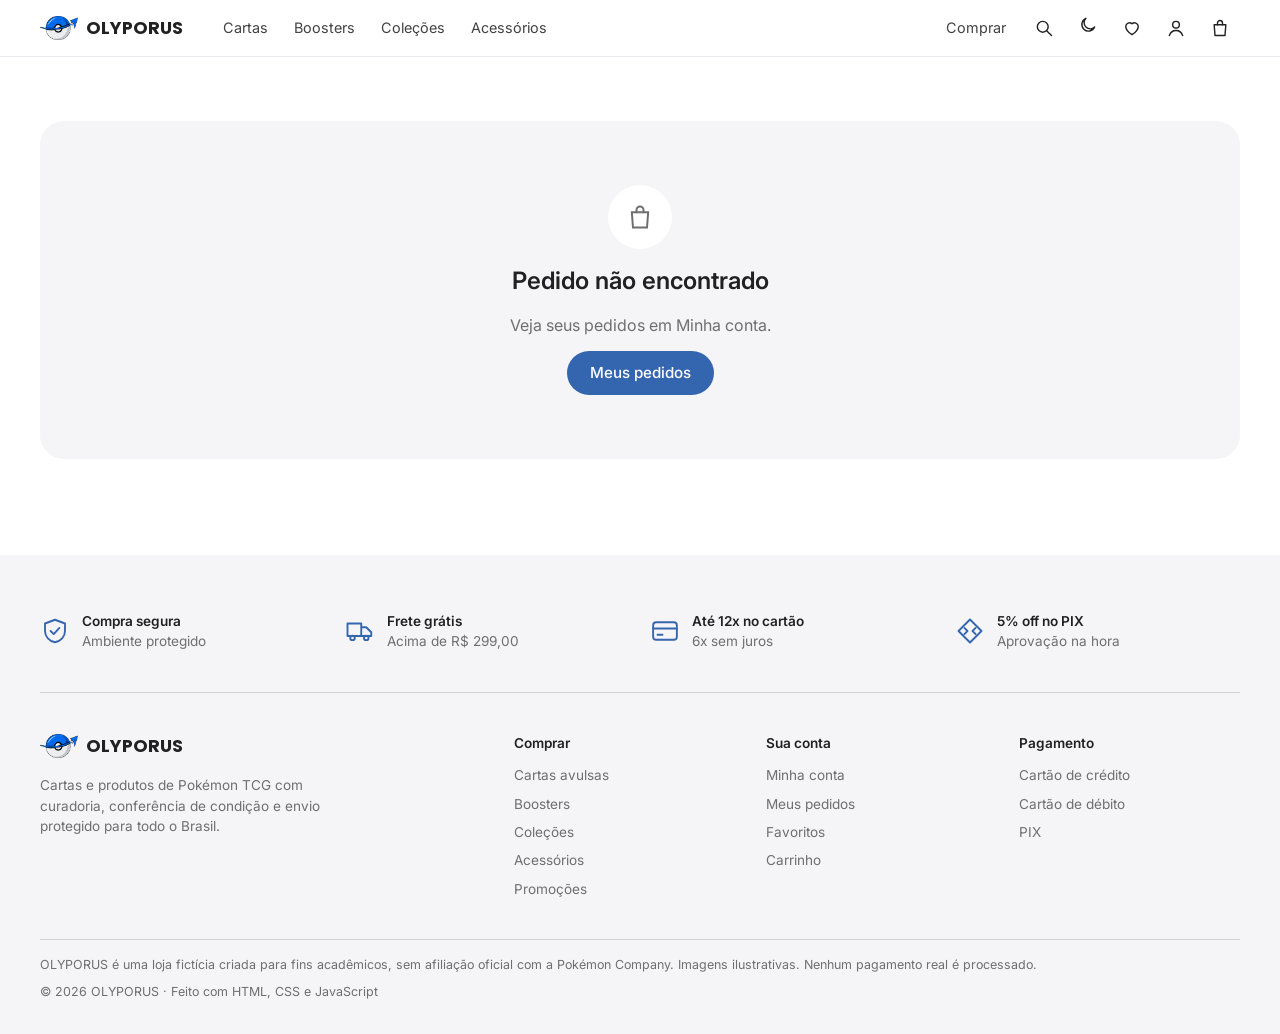
<file: confirmacao.html>
<!DOCTYPE html>
<html lang="pt-BR">
<head>
  <meta charset="UTF-8">
  <meta name="viewport" content="width=device-width, initial-scale=1">
  <title>Pedido confirmado — OLYPORUS</title>
  <link rel="icon" href="img/favicon.png">
  <link rel="preconnect" href="https://fonts.googleapis.com">
  <link rel="preconnect" href="https://fonts.gstatic.com" crossorigin>
  <link href="https://fonts.googleapis.com/css2?family=Inter:wght@400;500;600;700&family=Poppins:wght@700&display=swap" rel="stylesheet">
  <link rel="stylesheet" href="css/style.css">
  <script>try{var t=JSON.parse(localStorage.getItem('olyporus:tema'));document.documentElement.dataset.tema=t||(matchMedia('(prefers-color-scheme: dark)').matches?'escuro':'claro');}catch(e){}</script>
</head>
<body data-pagina="confirmacao">
  <a class="sr-only" href="#conteudo">Pular para o conteúdo</a>
  <div id="topo"></div>
  <main id="conteudo" class="container"></main>
  <div id="rodape"></div>

  <script src="js/utils.js"></script>
  <script src="js/produtos.js"></script>
  <script src="js/carrinho.js"></script>
  <script src="js/layout.js"></script>
  <script src="js/pix.js"></script>
  <script src="js/paginas/confirmacao.js"></script>
</body>
</html>
</file>
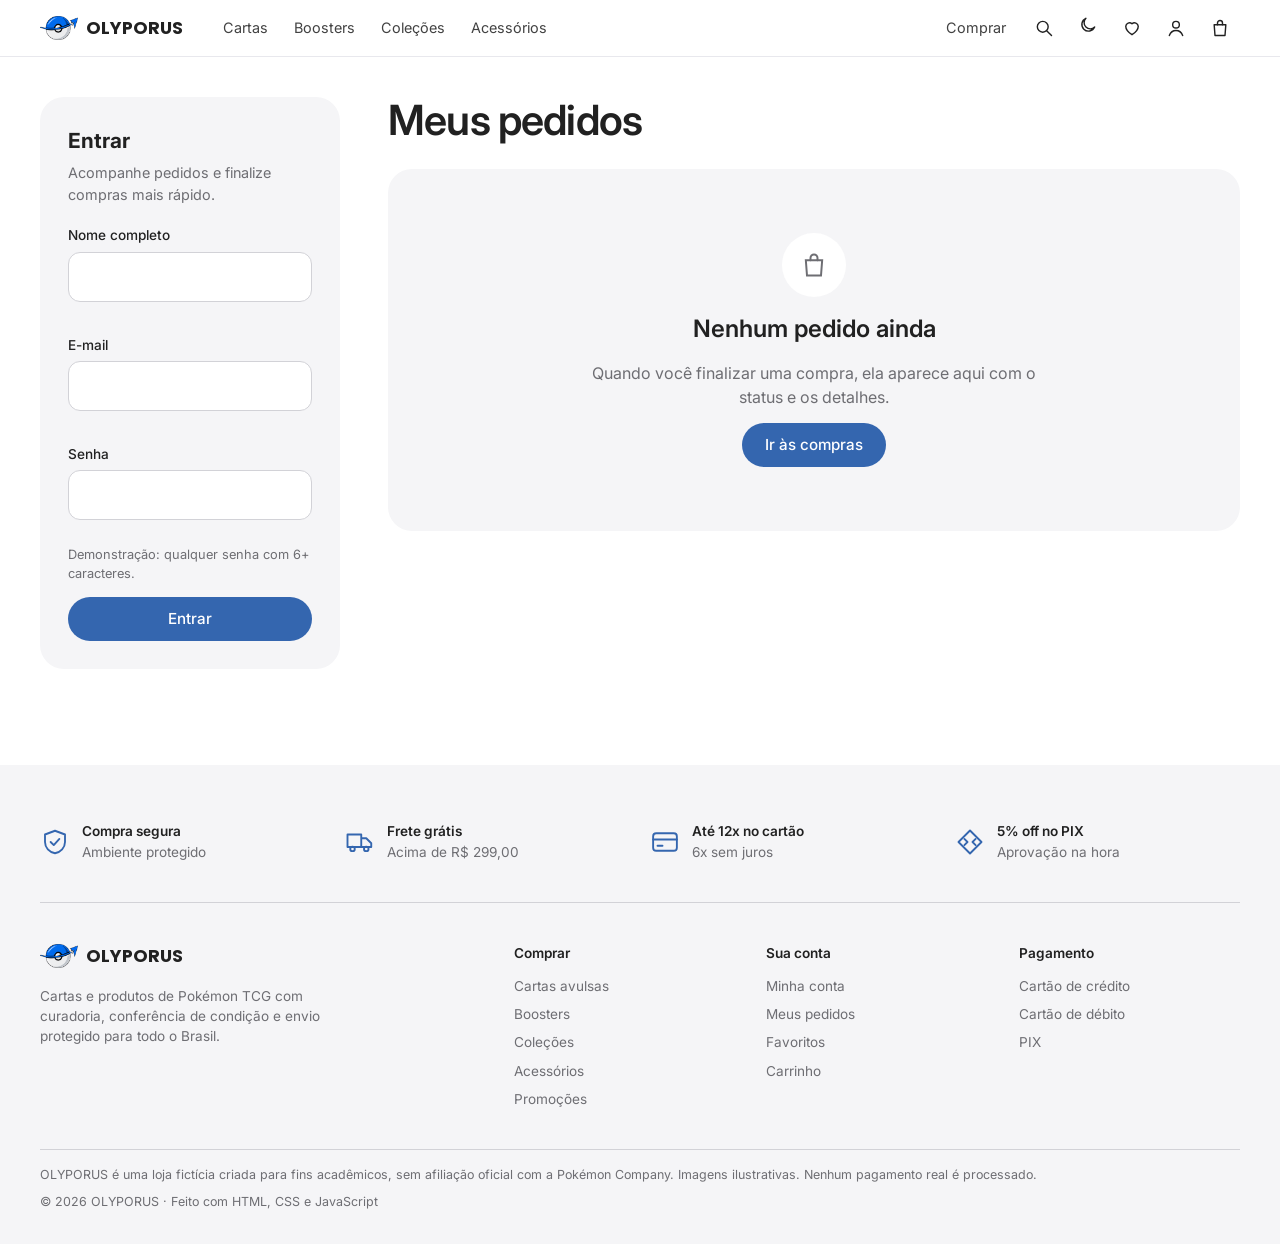
<file: conta.html>
<!DOCTYPE html>
<html lang="pt-BR">
<head>
  <meta charset="UTF-8">
  <meta name="viewport" content="width=device-width, initial-scale=1">
  <title>Minha conta — OLYPORUS</title>
  <link rel="icon" href="img/favicon.png">
  <link rel="preconnect" href="https://fonts.googleapis.com">
  <link rel="preconnect" href="https://fonts.gstatic.com" crossorigin>
  <link href="https://fonts.googleapis.com/css2?family=Inter:wght@400;500;600;700&family=Poppins:wght@700&display=swap" rel="stylesheet">
  <link rel="stylesheet" href="css/style.css">
  <script>try{var t=JSON.parse(localStorage.getItem('olyporus:tema'));document.documentElement.dataset.tema=t||(matchMedia('(prefers-color-scheme: dark)').matches?'escuro':'claro');}catch(e){}</script>
</head>
<body data-pagina="conta">
  <a class="sr-only" href="#conteudo">Pular para o conteúdo</a>
  <div id="topo"></div>

  <main id="conteudo" class="container">
    <div class="conta">
      <aside class="painel" id="painel-usuario"></aside>
      <section id="pedidos" aria-labelledby="titulo-pedidos">
        <h1 class="titulo-secao" id="titulo-pedidos" style="margin-bottom:24px">Meus pedidos</h1>
        <div id="lista-pedidos"></div>
      </section>
    </div>
  </main>

  <div id="rodape"></div>

  <script src="js/utils.js"></script>
  <script src="js/produtos.js"></script>
  <script src="js/carrinho.js"></script>
  <script src="js/layout.js"></script>
  <script src="js/validacoes.js"></script>
  <script src="js/paginas/conta.js"></script>
</body>
</html>
</file>
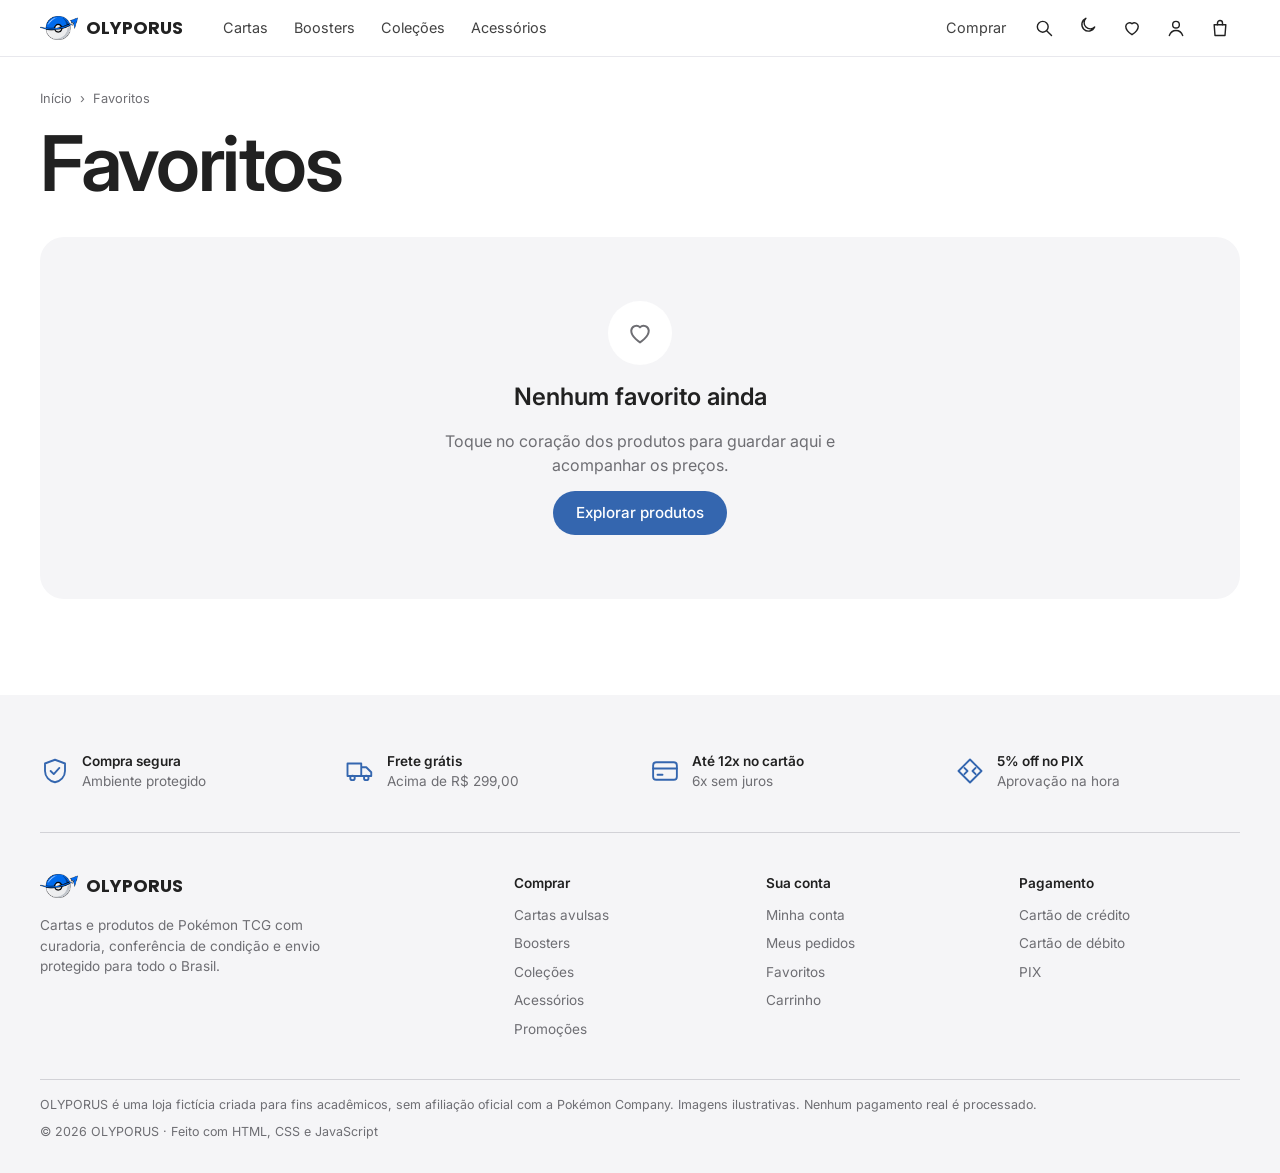
<file: favoritos.html>
<!DOCTYPE html>
<html lang="pt-BR">
<head>
  <meta charset="UTF-8">
  <meta name="viewport" content="width=device-width, initial-scale=1">
  <title>Favoritos — OLYPORUS</title>
  <link rel="icon" href="img/favicon.png">
  <link rel="preconnect" href="https://fonts.googleapis.com">
  <link rel="preconnect" href="https://fonts.gstatic.com" crossorigin>
  <link href="https://fonts.googleapis.com/css2?family=Inter:wght@400;500;600;700&family=Poppins:wght@700&display=swap" rel="stylesheet">
  <link rel="stylesheet" href="css/style.css">
  <script>try{var t=JSON.parse(localStorage.getItem('olyporus:tema'));document.documentElement.dataset.tema=t||(matchMedia('(prefers-color-scheme: dark)').matches?'escuro':'claro');}catch(e){}</script>
</head>
<body data-pagina="favoritos">
  <a class="sr-only" href="#conteudo">Pular para o conteúdo</a>
  <div id="topo"></div>

  <main id="conteudo" class="container" style="padding-bottom:96px">
    <nav class="trilha" aria-label="Você está em"><a href="index.html">Início</a><span>›</span><span>Favoritos</span></nav>
    <header style="padding:16px 0 32px">
      <h1 class="titulo-display">Favoritos</h1>
      <p class="subtitulo" id="subtitulo-favoritos"></p>
    </header>
    <div class="grade-produtos" id="grade-favoritos"></div>
  </main>

  <div id="rodape"></div>

  <script src="js/utils.js"></script>
  <script src="js/produtos.js"></script>
  <script src="js/carrinho.js"></script>
  <script src="js/layout.js"></script>
  <script>
    /* Lista os produtos salvos com o coração. Ao desfavoritar, a lista se atualiza. */
    function renderizarFavoritos() {
      const produtos = listarFavoritos().map(buscarProdutoPorId).filter(Boolean);
      const grade = document.getElementById('grade-favoritos');
      document.getElementById('subtitulo-favoritos').textContent = produtos.length
        ? produtos.length + (produtos.length === 1 ? ' produto salvo.' : ' produtos salvos.')
        : '';
      if (!produtos.length) {
        grade.innerHTML = '<div class="vazio" style="grid-column:1/-1"><div class="vazio__icone">' + ICONES.coracao + '</div>' +
          '<h2>Nenhum favorito ainda</h2><p>Toque no coração dos produtos para guardar aqui e acompanhar os preços.</p>' +
          '<a class="btn btn--primario" href="catalogo.html">Explorar produtos</a></div>';
        return;
      }
      grade.innerHTML = produtos.map(cardProdutoHtml).join('');
      ativarAnimacoes(grade);
    }
    document.addEventListener('DOMContentLoaded', renderizarFavoritos);
    document.addEventListener('favoritos-alterados', renderizarFavoritos);
  </script>
</body>
</html>
</file>
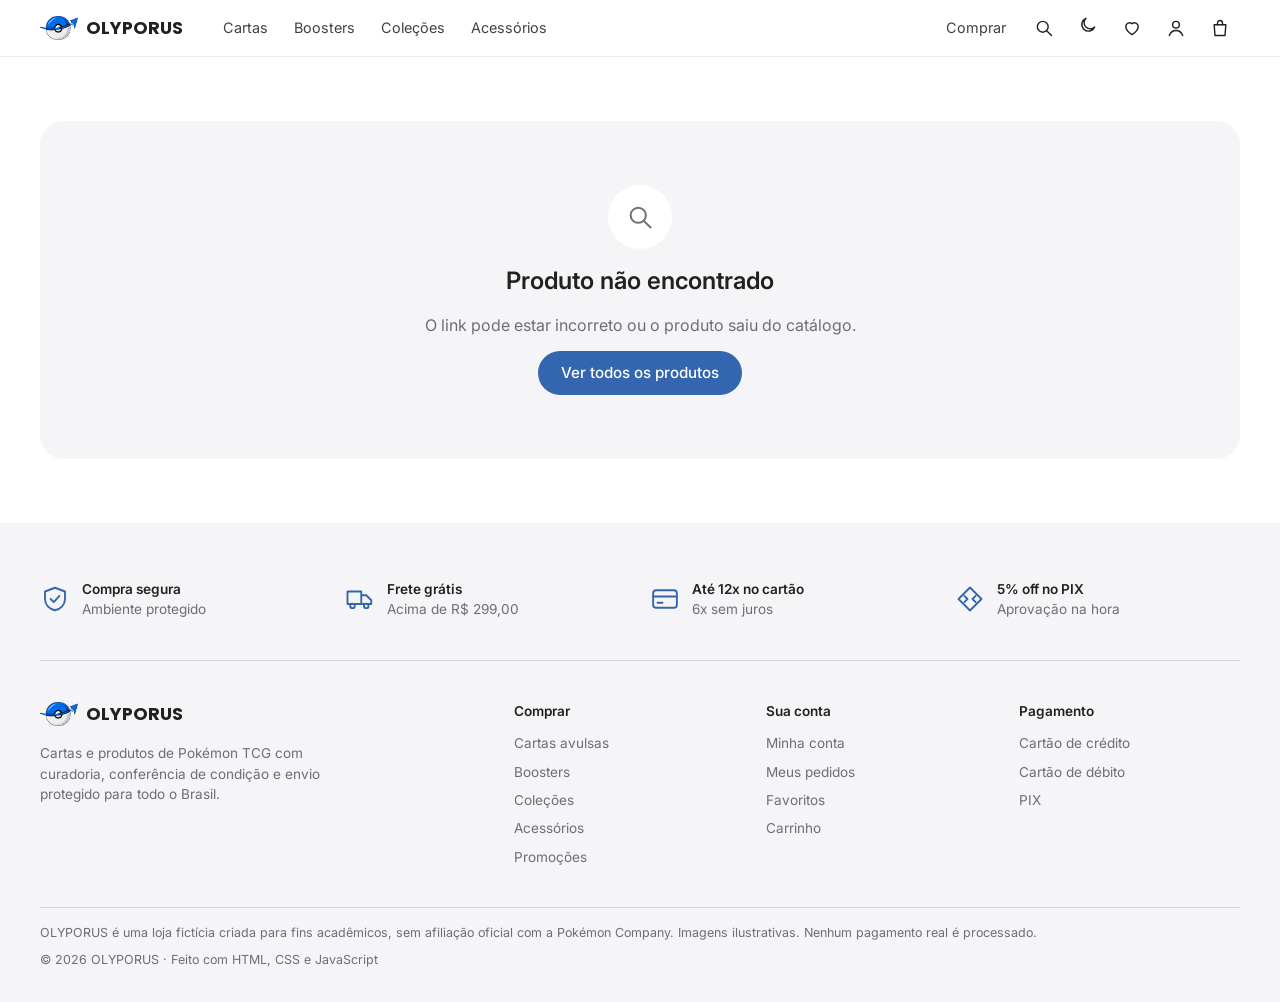
<file: produto.html>
<!DOCTYPE html>
<html lang="pt-BR">
<head>
  <meta charset="UTF-8">
  <meta name="viewport" content="width=device-width, initial-scale=1">
  <title>Produto — OLYPORUS</title>
  <link rel="icon" href="img/favicon.png">
  <link rel="preconnect" href="https://fonts.googleapis.com">
  <link rel="preconnect" href="https://fonts.gstatic.com" crossorigin>
  <link href="https://fonts.googleapis.com/css2?family=Inter:wght@400;500;600;700&family=Poppins:wght@700&display=swap" rel="stylesheet">
  <link rel="stylesheet" href="css/style.css">
  <script>try{var t=JSON.parse(localStorage.getItem('olyporus:tema'));document.documentElement.dataset.tema=t||(matchMedia('(prefers-color-scheme: dark)').matches?'escuro':'claro');}catch(e){}</script>
</head>
<body data-pagina="produto">
  <a class="sr-only" href="#conteudo">Pular para o conteúdo</a>
  <div id="topo"></div>

  <!-- O conteúdo é montado pelo js/paginas/produto.js a partir do ?id= da URL -->
  <main id="conteudo" class="container">
    <p style="padding:80px 0">Carregando produto…</p>
  </main>

  <div id="rodape"></div>

  <script src="js/utils.js"></script>
  <script src="js/produtos.js"></script>
  <script src="js/carrinho.js"></script>
  <script src="js/layout.js"></script>
  <script src="js/paginas/produto.js"></script>
</body>
</html>
</file>
<file: css/style.css>
/* =========================================================
   OLYPORUS — folha de estilos
   ---------------------------------------------------------
   1. Variáveis (cores do Figma: modo claro e escuro)
   2. Base
   3. Componentes (botões, chips, cards, formulários…)
   4. Cabeçalho, busca e rodapé
   5. Páginas (home, catálogo, produto, carrinho, checkout…)
   6. Responsividade
   ========================================================= */

/* ---------- 1. VARIÁVEIS ---------- */
:root {
  --bg: #ffffff;
  --bg-muted: #f5f5f7;
  --bg-media: #f5f5f7;          /* fundo das fotos de produto */
  --bg-dramatic: #000000;       /* seções escuras de destaque */
  --bg-glass: rgba(255, 255, 255, 0.78);
  --text: #212121;
  --text-subtle: #6e6e73;
  --text-on-dark: #ffffff;
  --text-on-dark-muted: #a1a1a6;
  --border: #d2d2d7;
  --border-subtle: #e8e8ed;
  --accent: #3466af;            /* Azul Treinador (botões e links) */
  --accent-hover: #244b85;
  --on-accent: #ffffff;
  --text-accent: #3466af;
  --accent-on-dark: #6fa0ee;
  --success: #1e9e5a;
  --success-bg: #e6f6ee;
  --warning: #b46e00;
  --warning-bg: #fff4d6;
  --danger: #d92d20;
  --danger-bg: #fdecea;
  --info-bg: #e8f0fc;
  --button-dark: #000000;
  --on-button-dark: #ffffff;

  --radius-sm: 10px;
  --radius-md: 18px;
  --radius-lg: 24px;
  --shadow-soft: 0 10px 30px rgba(0, 0, 0, 0.08);
  --shadow-card: 0 2px 6px rgba(0, 0, 0, 0.04), 0 12px 32px rgba(0, 0, 0, 0.06);
  --largura: 1200px;
  --altura-topo: 56px;
  --fonte: 'Inter', system-ui, -apple-system, 'Segoe UI', Roboto, sans-serif;
  --fonte-marca: 'Poppins', var(--fonte);
  color-scheme: light;
}

/* Modo escuro: as mesmas variáveis com outros valores (coleção "Color", modo Escuro) */
:root[data-tema="escuro"] {
  --bg: #0d0d0f;
  --bg-muted: #1c1c1e;
  --bg-media: #e4e4e9;          /* continua claro para as fotos não escurecerem */
  --bg-dramatic: #000000;
  --bg-glass: rgba(28, 28, 30, 0.78);
  --text: #f5f5f7;
  --text-subtle: #a1a1a6;
  --border: #3a3a3c;
  --border-subtle: #2c2c2e;
  --accent: #3b74c9;
  --accent-hover: #3466af;
  --text-accent: #6fa0ee;
  --success: #30d158;
  --success-bg: #0f2e1c;
  --warning: #ffc34d;
  --warning-bg: #3a2a05;
  --danger: #ff6961;
  --danger-bg: #3a1512;
  --info-bg: #13233d;
  --button-dark: #f5f5f7;
  --on-button-dark: #212121;
  --shadow-soft: 0 10px 30px rgba(0, 0, 0, 0.5);
  --shadow-card: 0 0 0 1px var(--border-subtle);
  color-scheme: dark;
}

/* ---------- 2. BASE ---------- */
*, *::before, *::after { box-sizing: border-box; }

html { scroll-behavior: smooth; -webkit-text-size-adjust: 100%; }

body {
  margin: 0;
  font-family: var(--fonte);
  font-size: 16px;
  line-height: 1.5;
  color: var(--text);
  background: var(--bg);
  -webkit-font-smoothing: antialiased;
  transition: background-color 0.3s, color 0.3s;
}
body.sem-rolagem { overflow: hidden; }

img { max-width: 100%; height: auto; display: block; } /* height:auto mantém a proporção */
a { color: inherit; text-decoration: none; }
button, input, select, textarea { font: inherit; color: inherit; }
button { cursor: pointer; }
h1, h2, h3, h4, p { margin: 0; }
ul { margin: 0; padding: 0; list-style: none; }
[hidden] { display: none !important; }

:focus-visible { outline: 3px solid var(--accent); outline-offset: 2px; border-radius: 6px; }

.container { width: min(100% - 48px, var(--largura)); margin-inline: auto; }
.container-estreito { width: min(100% - 48px, 680px); margin-inline: auto; }

.secao { padding-block: 96px; }
.secao--cinza { background: var(--bg-muted); }
.secao__topo { display: flex; align-items: end; justify-content: space-between; gap: 24px; margin-bottom: 40px; }

.titulo-display { font-size: clamp(2.6rem, 6vw, 5rem); font-weight: 600; letter-spacing: -0.03em; line-height: 1.05; }
.titulo-secao { font-size: clamp(1.8rem, 3.5vw, 2.6rem); font-weight: 600; letter-spacing: -0.02em; line-height: 1.15; }
.subtitulo { font-size: clamp(1.1rem, 2vw, 1.4rem); color: var(--text-subtle); }
.eyebrow { font-size: 0.95rem; font-weight: 600; color: var(--text-accent); }
.eyebrow-cinza { font-size: 0.75rem; font-weight: 500; text-transform: uppercase; letter-spacing: 0.06em; color: var(--text-subtle); margin: 22px 0 10px; }
.texto-sutil { color: var(--text-subtle); }
.texto-sucesso { color: var(--success); font-weight: 500; }
.link-acento { color: var(--text-accent); font-weight: 500; }
.link-acento:hover { text-decoration: underline; }

.so-escuro { display: none; }
:root[data-tema="escuro"] .so-escuro { display: inline-flex; }
:root[data-tema="escuro"] .so-claro { display: none; }

.sr-only { position: absolute; width: 1px; height: 1px; overflow: hidden; clip: rect(0 0 0 0); white-space: nowrap; }

/* ---------- 3. COMPONENTES ---------- */

/* Botões */
.btn {
  display: inline-flex; align-items: center; justify-content: center; gap: 8px;
  min-height: 44px; padding: 10px 22px;
  border: 1px solid transparent; border-radius: 999px;
  font-size: 0.95rem; font-weight: 500; line-height: 1.2; text-align: center;
  transition: background-color 0.2s, color 0.2s, border-color 0.2s, transform 0.15s;
}
.btn:active { transform: scale(0.98); }
.btn--primario { background: var(--accent); color: var(--on-accent); }
.btn--primario:hover { background: var(--accent-hover); }
.btn--escuro { background: var(--button-dark); color: var(--on-button-dark); }
.btn--escuro:hover { opacity: 0.85; }
.btn--contorno { border-color: var(--border); background: transparent; }
.btn--contorno:hover { border-color: var(--text); }
.btn--link { padding-inline: 4px; color: var(--text-accent); background: none; }
.btn--link:hover { text-decoration: underline; }
.btn--grande { min-height: 52px; font-size: 1.05rem; padding-inline: 28px; }
.btn--bloco { width: 100%; }
.btn[disabled] { opacity: 0.45; cursor: not-allowed; }
.btn--pulso { animation: pulso 0.4s ease; }
@keyframes pulso { 50% { transform: scale(1.04); } }

.icone-btn {
  position: relative; display: inline-grid; place-items: center;
  width: 40px; height: 40px; border: 0; border-radius: 50%; background: transparent;
  transition: background-color 0.2s;
}
.icone-btn:hover { background: var(--bg-muted); }
.icone-btn svg, .btn svg { width: 20px; height: 20px; fill: none; stroke: currentColor; stroke-width: 1.7; stroke-linecap: round; stroke-linejoin: round; }

/* Chips (filtros, buscas recentes) */
.chips { display: flex; flex-wrap: wrap; gap: 8px; }
.chip {
  display: inline-flex; align-items: center; gap: 6px;
  padding: 8px 16px; border: 1px solid var(--border); border-radius: 999px;
  font-size: 0.9rem; background: var(--bg); transition: border-color 0.2s, background 0.2s;
}
.chip:hover { border-color: var(--text); }
.chip[aria-pressed="true"], .chip.ativo { background: var(--text); color: var(--bg); border-color: var(--text); }

/* Selos */
.selo { display: inline-block; padding: 3px 10px; border-radius: 999px; font-size: 0.75rem; font-weight: 600; }
.selo--promo { background: var(--success-bg); color: var(--success); }
.selo--alerta { background: var(--warning-bg); color: var(--warning); }
.selo--info { background: var(--info-bg); color: var(--text-accent); }

/* Estrelas de avaliação (preenchimento parcial com gradiente) */
.estrelas {
  font-size: 0.95rem; letter-spacing: 1px;
  background: linear-gradient(90deg, #f5a623 var(--nota), var(--border) var(--nota));
  -webkit-background-clip: text; background-clip: text; color: transparent;
}

/* Área de imagem do produto. Fotos com fundo branco usam "multiply"
   para o branco sumir no fundo cinza (igual ao Figma). */
.midia {
  position: relative; display: grid; place-items: center;
  aspect-ratio: 1; border-radius: var(--radius-md); background: var(--bg-media);
  overflow: hidden; padding: 12%;
}
.midia img { width: 100%; height: 100%; object-fit: contain; transition: transform 0.4s ease; }
.midia--caixa img { mix-blend-mode: multiply; }
.midia--carta { padding: 9% 18%; }
.midia--carta img { border-radius: 4.5% / 3.2%; filter: drop-shadow(0 10px 18px rgba(0, 0, 0, 0.22)); }

/* Card de produto */
.grade-produtos { display: grid; grid-template-columns: repeat(auto-fill, minmax(230px, 1fr)); gap: 24px; }
.card-produto {
  position: relative; display: flex; flex-direction: column; gap: 14px;
  padding: 14px 14px 18px; border-radius: var(--radius-lg); background: var(--bg);
  box-shadow: var(--shadow-card); transition: transform 0.25s, box-shadow 0.25s;
}
.card-produto:hover { transform: translateY(-4px); box-shadow: var(--shadow-soft); }
.card-produto:hover .midia img { transform: scale(1.04); }
.card-produto__link { display: flex; flex-direction: column; gap: 6px; flex: 1; }
.card-produto__link .midia { margin-bottom: 8px; }
.card-produto__selos { display: flex; flex-wrap: wrap; gap: 6px; }
.card-produto__nome { font-size: 1.05rem; font-weight: 600; letter-spacing: -0.01em; }
.card-produto__meta { font-size: 0.8rem; color: var(--text-subtle); }
.card-produto__descricao {
  font-size: 0.85rem; color: var(--text-subtle);
  display: -webkit-box; -webkit-line-clamp: 2; -webkit-box-orient: vertical; overflow: hidden;
}
.card-produto__precos { display: flex; flex-direction: column; margin-top: auto; padding-top: 6px; font-size: 0.8rem; color: var(--text-subtle); }
.card-produto__precos s { font-size: 0.8rem; }
.card-produto__precos strong { font-size: 1.35rem; font-weight: 600; color: var(--text); letter-spacing: -0.01em; }
.btn-favorito {
  position: absolute; top: 24px; right: 24px; z-index: 2;
  display: grid; place-items: center; width: 38px; height: 38px;
  border: 0; border-radius: 50%; background: var(--bg); box-shadow: 0 2px 8px rgba(0, 0, 0, 0.12);
  color: var(--text-subtle); transition: transform 0.15s, color 0.2s;
}
.btn-favorito:hover { transform: scale(1.08); color: var(--accent); }
.btn-favorito svg { width: 20px; height: 20px; fill: none; stroke: currentColor; stroke-width: 1.8; }
.btn-favorito[aria-pressed="true"] { color: var(--accent); }
.btn-favorito[aria-pressed="true"] svg { fill: currentColor; }

/* Formulários */
.campo { display: flex; flex-direction: column; gap: 6px; }
.campo label { font-size: 0.85rem; font-weight: 500; }
.campo input, .campo select, .entrada {
  width: 100%; min-height: 48px; padding: 12px 14px;
  border: 1px solid var(--border); border-radius: 12px; background: var(--bg);
  transition: border-color 0.2s, box-shadow 0.2s;
}
.campo input:focus, .campo select:focus, .entrada:focus {
  outline: none; border-color: var(--accent); box-shadow: 0 0 0 4px color-mix(in srgb, var(--accent) 20%, transparent);
}
.campo.invalido input, .campo.invalido select { border-color: var(--danger); }
.campo__erro { font-size: 0.8rem; color: var(--danger); min-height: 1em; }
.campo__dica { font-size: 0.8rem; color: var(--text-subtle); }
.grade-campos { display: grid; grid-template-columns: repeat(6, 1fr); gap: 16px; }
.col-6 { grid-column: span 6; } .col-4 { grid-column: span 4; } .col-3 { grid-column: span 3; } .col-2 { grid-column: span 2; }

/* Seletor de quantidade */
.quantidade { display: inline-flex; align-items: center; border: 1px solid var(--border); border-radius: 999px; overflow: hidden; }
.quantidade button { width: 40px; height: 40px; border: 0; background: transparent; font-size: 1.2rem; }
.quantidade button:hover { background: var(--bg-muted); }
.quantidade button:disabled { opacity: 0.35; cursor: not-allowed; }
.quantidade input { width: 44px; height: 40px; border: 0; background: transparent; text-align: center; font-weight: 600; -moz-appearance: textfield; }
.quantidade input::-webkit-inner-spin-button, .quantidade input::-webkit-outer-spin-button { -webkit-appearance: none; }

/* Caixa / painel */
.painel { padding: 28px; border-radius: var(--radius-lg); background: var(--bg-muted); }
.painel--borda { background: var(--bg); border: 1px solid var(--border-subtle); }

/* Linhas do resumo de valores */
.resumo-linha { display: flex; justify-content: space-between; gap: 16px; padding: 7px 0; font-size: 0.95rem; }
.resumo-linha span:first-child { color: var(--text-subtle); }
.resumo-linha--total { margin-top: 10px; padding-top: 16px; border-top: 1px solid var(--border); font-size: 1.25rem; font-weight: 600; }
.resumo-linha--total span:first-child { color: var(--text); }
.resumo-linha--desconto span:last-child { color: var(--success); font-weight: 500; }

/* Estado vazio */
.vazio { display: grid; justify-items: center; gap: 14px; padding: 64px 24px; border-radius: var(--radius-lg); background: var(--bg-muted); text-align: center; }
.vazio__icone { display: grid; place-items: center; width: 64px; height: 64px; border-radius: 50%; background: var(--bg); color: var(--text-subtle); }
.vazio__icone svg { width: 28px; height: 28px; fill: none; stroke: currentColor; stroke-width: 1.7; stroke-linecap: round; }
.vazio h2 { font-size: 1.5rem; font-weight: 600; }
.vazio p { max-width: 460px; color: var(--text-subtle); }

/* Breadcrumb */
.trilha { display: flex; flex-wrap: wrap; gap: 8px; padding-top: 32px; font-size: 0.8rem; color: var(--text-subtle); }
.trilha a:hover { color: var(--text); }

/* Avisos (toast) */
.avisos { position: fixed; right: 20px; bottom: 20px; z-index: 200; display: grid; gap: 10px; }
.aviso {
  max-width: 340px; padding: 14px 18px; border-radius: 14px;
  background: var(--text); color: var(--bg); font-size: 0.9rem; box-shadow: var(--shadow-soft);
  animation: aviso-entra 0.3s ease;
}
.aviso--sucesso { background: var(--success); color: #fff; }
.aviso--erro { background: var(--danger); color: #fff; }
.aviso--saindo { opacity: 0; transform: translateY(8px); transition: 0.3s; }
@keyframes aviso-entra { from { opacity: 0; transform: translateY(12px); } }

/* Animação de entrada */
.revelar { opacity: 0; transform: translateY(24px); transition: opacity 0.7s ease, transform 0.7s ease; }
.revelar.visivel { opacity: 1; transform: none; }

/* ---------- 4. CABEÇALHO, BUSCA, RODAPÉ ---------- */
.topo {
  position: sticky; top: 0; z-index: 100;
  background: var(--bg-glass); border-bottom: 1px solid var(--border-subtle);
  -webkit-backdrop-filter: saturate(180%) blur(20px); backdrop-filter: saturate(180%) blur(20px);
}
.topo__barra { display: flex; align-items: center; gap: 40px; height: var(--altura-topo); }
.topo__menu-btn { display: none; }
.logo { display: inline-flex; align-items: center; gap: 8px; font-family: var(--fonte-marca); font-weight: 700; font-size: 1.1rem; letter-spacing: 0.01em; flex-shrink: 0; }
.logo img { width: 38px; height: auto; }
/* Navegação à esquerda: o centro do topo fica livre (câmera/notch do MacBook) */
.topo__nav { display: flex; gap: 26px; font-size: 0.9rem; flex: 1; }
.topo__nav a, .topo__comprar { position: relative; padding: 6px 0; color: var(--text); opacity: 0.85; transition: opacity 0.2s; }
.topo__nav a:hover, .topo__comprar:hover, .topo__nav a[aria-current], .topo__comprar[aria-current] { opacity: 1; }
.topo__nav a[aria-current]::after, .topo__comprar[aria-current]::after { content: ''; position: absolute; left: 0; right: 0; bottom: -2px; height: 2px; border-radius: 2px; background: var(--accent); }
.topo__acoes { display: flex; align-items: center; gap: 4px; margin-left: auto; }
.topo__comprar { font-size: 0.9rem; margin-right: 14px; }
.sacola__contador {
  position: absolute; top: 2px; right: 0; min-width: 18px; height: 18px; padding: 0 5px;
  border-radius: 999px; background: var(--accent); color: var(--on-accent);
  font-size: 0.7rem; font-weight: 700; line-height: 18px; text-align: center;
}

/* Painel de busca */
.busca { position: fixed; inset: 0; z-index: 110; }
.busca__painel { position: relative; z-index: 1; background: var(--bg); padding: 20px 0 36px; box-shadow: var(--shadow-soft); animation: desce 0.25s ease; max-height: 100vh; overflow-y: auto; }
.busca__fundo { position: absolute; inset: 0; background: rgba(0, 0, 0, 0.42); animation: aparece 0.25s ease; }
.busca__form { position: relative; display: flex; align-items: center; gap: 10px; padding: 0 12px 0 18px; border-radius: 999px; background: var(--bg-muted); }
.busca__form input { flex: 1; min-height: 52px; border: 0; background: transparent; font-size: 1.1rem; outline: none; }
.busca__form input::-webkit-search-cancel-button { display: none; }
.busca__icone svg, .busca__fechar svg { width: 20px; height: 20px; fill: none; stroke: currentColor; stroke-width: 1.8; stroke-linecap: round; }
.busca__icone { color: var(--text-subtle); display: grid; }
.busca__fechar { display: grid; place-items: center; width: 36px; height: 36px; border: 0; border-radius: 50%; background: transparent; }
.busca__fechar:hover { background: var(--bg); }
.busca__lista { display: grid; gap: 2px; }
.busca__item { display: flex; align-items: center; gap: 14px; padding: 8px 10px; border-radius: 12px; }
.busca__item:hover { background: var(--bg-muted); }
.busca__miniatura { width: 48px; flex-shrink: 0; padding: 4px; border-radius: 8px; }
.busca__texto { display: flex; flex-direction: column; flex: 1; min-width: 0; }
.busca__texto small { color: var(--text-subtle); white-space: nowrap; overflow: hidden; text-overflow: ellipsis; }
.busca__preco { font-weight: 600; white-space: nowrap; }
.busca__todos { display: inline-block; margin-top: 18px; }
.busca__links { display: grid; gap: 10px; }
.busca__links a:hover { color: var(--text-accent); }
.busca__vazio { padding: 28px 0 4px; color: var(--text-subtle); }
@keyframes desce { from { transform: translateY(-16px); opacity: 0; } }
@keyframes aparece { from { opacity: 0; } }

/* Menu do celular */
.menu-movel { position: fixed; inset: 0; z-index: 120; }
.menu-movel__fundo { position: absolute; inset: 0; background: rgba(0, 0, 0, 0.42); }
.menu-movel__painel {
  position: absolute; inset: 0 auto 0 0; width: min(86vw, 340px);
  display: flex; flex-direction: column; gap: 4px; padding: 72px 24px 24px;
  background: var(--bg); overflow-y: auto; animation: entra-esquerda 0.25s ease;
}
.menu-movel__painel a { padding: 12px 0; font-size: 1.15rem; font-weight: 500; border-bottom: 1px solid var(--border-subtle); }
.menu-movel__painel hr { border: 0; margin: 12px 0; }
.menu-movel__fechar { position: absolute; top: 14px; right: 14px; }
@keyframes entra-esquerda { from { transform: translateX(-100%); } }

/* Rodapé */
.rodape { margin-top: 0; padding: 56px 0 32px; background: var(--bg-muted); font-size: 0.85rem; }
.rodape__confianca { display: grid; grid-template-columns: repeat(4, 1fr); gap: 20px; padding-bottom: 40px; border-bottom: 1px solid var(--border); }
.rodape__confianca div { display: flex; align-items: center; gap: 12px; }
.rodape__confianca svg { width: 30px; height: 30px; flex-shrink: 0; fill: none; stroke: var(--text-accent); stroke-width: 1.5; stroke-linecap: round; stroke-linejoin: round; }
.rodape__confianca span { display: flex; flex-direction: column; color: var(--text-subtle); }
.rodape__confianca strong { color: var(--text); font-weight: 600; }
.rodape__colunas { display: grid; grid-template-columns: 2fr 1fr 1fr 1fr; gap: 32px; padding: 40px 0; }
.rodape__marca p { margin-top: 12px; max-width: 320px; color: var(--text-subtle); }
.rodape h3 { margin-bottom: 12px; font-size: 0.85rem; font-weight: 600; }
.rodape ul { display: grid; gap: 8px; color: var(--text-subtle); }
.rodape ul a:hover { color: var(--text); }
.rodape__aviso, .rodape__copy { padding-top: 16px; border-top: 1px solid var(--border); color: var(--text-subtle); font-size: 0.78rem; }
.rodape__copy { border: 0; padding-top: 8px; }

/* ---------- 5. PÁGINAS ---------- */

/* HOME — hero */
.hero { padding: 72px 0 88px; text-align: center; overflow: hidden; }
.hero__texto { display: grid; justify-items: center; gap: 14px; }
.hero__acoes { display: flex; flex-wrap: wrap; justify-content: center; align-items: center; gap: 18px; margin-top: 10px; }
.hero__imagem { position: relative; width: min(340px, 70vw); margin: 56px auto 0; }
.hero__imagem img { border-radius: 4.5% / 3.2%; box-shadow: 0 30px 60px rgba(0, 0, 0, 0.25); transform: rotate(-4deg); animation: flutua 6s ease-in-out infinite; }
.hero__imagem::before { content: ''; position: absolute; inset: 10% -40% -10%; z-index: -1; background: radial-gradient(closest-side, color-mix(in srgb, var(--accent) 28%, transparent), transparent); }
@keyframes flutua { 50% { transform: rotate(-2deg) translateY(-10px); } }

/* HOME — categorias */
.grade-categorias { display: grid; grid-template-columns: repeat(4, 1fr); gap: 20px; }
.categoria-card { display: flex; flex-direction: column; gap: 14px; padding: 16px 16px 22px; border-radius: var(--radius-lg); background: var(--bg-muted); transition: transform 0.25s; }
.categoria-card:hover { transform: translateY(-4px); }
.categoria-card .midia { background: var(--bg-media); }
.categoria-card h3 { font-size: 1.15rem; font-weight: 600; }
.categoria-card p { font-size: 0.85rem; color: var(--text-subtle); }
.categoria-card span { font-size: 0.85rem; color: var(--text-accent); font-weight: 500; }

/* HOME — destaque escuro */
.destaque-escuro { background: var(--bg-dramatic); color: var(--text-on-dark); }
.destaque-escuro__grade { display: grid; grid-template-columns: 1fr 1fr; align-items: center; gap: 64px; }
.destaque-escuro img { width: min(360px, 80%); margin-inline: auto; border-radius: 4.5% / 3.2%; box-shadow: 0 30px 80px rgba(111, 160, 238, 0.25); }
.destaque-escuro .eyebrow, .destaque-escuro .link-acento { color: var(--accent-on-dark); }
.destaque-escuro p { color: var(--text-on-dark-muted); }
.destaque-escuro__texto { display: grid; gap: 14px; justify-items: start; }
.destaque-escuro__preco { font-size: 1.4rem; color: var(--text-on-dark) !important; font-weight: 500; }

/* HOME — carrossel de coleções */
.carrossel { position: relative; }
.carrossel__trilho { display: grid; grid-auto-flow: column; grid-auto-columns: minmax(280px, 31%); gap: 20px; overflow-x: auto; scroll-snap-type: x mandatory; padding-bottom: 12px; scrollbar-width: none; }
.carrossel__trilho::-webkit-scrollbar { display: none; }
.carrossel__item { scroll-snap-align: start; display: flex; flex-direction: column; gap: 10px; padding: 16px 16px 22px; border-radius: var(--radius-lg); background: var(--bg-muted); }
.carrossel__item h3 { font-size: 1.15rem; font-weight: 600; }
.carrossel__setas { display: flex; gap: 10px; }
.carrossel__setas button { width: 44px; height: 44px; border: 0; border-radius: 50%; background: var(--bg-muted); font-size: 1.4rem; }
.carrossel__setas button:hover { background: var(--border-subtle); }

/* HOME — comparação "Qual é para você?" */
.comparacao { display: grid; grid-template-columns: repeat(3, 1fr); gap: 20px; }
.comparacao__item { display: flex; flex-direction: column; align-items: center; gap: 12px; padding: 28px 24px; border-radius: var(--radius-lg); background: var(--bg); text-align: center; box-shadow: var(--shadow-card); }
.comparacao__item .midia { width: 70%; }
.comparacao__item h3 { font-size: 1.35rem; font-weight: 600; }
.comparacao__item ul { display: grid; gap: 8px; margin: 6px 0; font-size: 0.9rem; color: var(--text-subtle); }
.comparacao__item li::before { content: '— '; color: var(--text-accent); }

/* HOME — faixa de cupom */
.faixa-cupom { display: flex; flex-wrap: wrap; align-items: center; justify-content: space-between; gap: 20px; padding: 32px 40px; border-radius: var(--radius-lg); background: linear-gradient(120deg, var(--accent), #244b85); color: #fff; }
.faixa-cupom h2 { font-size: 1.6rem; font-weight: 600; letter-spacing: -0.01em; }
.faixa-cupom p { opacity: 0.85; }
.faixa-cupom code { padding: 10px 18px; border: 2px dashed rgba(255, 255, 255, 0.7); border-radius: 12px; font-family: var(--fonte); font-size: 1.2rem; font-weight: 700; letter-spacing: 0.08em; }

/* CATÁLOGO */
.catalogo-topo { padding-bottom: 28px; }
.catalogo-topo h1 { margin: 10px 0 6px; }
.catalogo { display: grid; grid-template-columns: 240px minmax(0, 1fr); gap: 40px; padding-bottom: 96px; }
.filtros { display: grid; align-content: start; gap: 28px; position: sticky; top: calc(var(--altura-topo) + 24px); }
.filtros h2 { font-size: 0.95rem; font-weight: 600; margin-bottom: 10px; }
.filtros__lista { display: grid; gap: 8px; font-size: 0.9rem; }
.filtros__lista label { display: flex; align-items: center; gap: 10px; cursor: pointer; }
.filtros__lista input { width: 18px; height: 18px; accent-color: var(--accent); }
.filtros__preco { display: grid; grid-template-columns: 1fr 1fr; gap: 10px; }
.filtros__preco input { min-height: 40px; }
.filtros__fechar { display: none; }
.catalogo__barra { display: flex; flex-wrap: wrap; align-items: center; justify-content: space-between; gap: 12px; margin-bottom: 24px; font-size: 0.9rem; color: var(--text-subtle); }
.catalogo__barra select { min-height: 40px; padding: 0 14px; border: 1px solid var(--border); border-radius: 999px; background: var(--bg); }
.btn-filtros { display: none; }

/* PRODUTO */
.produto { display: grid; grid-template-columns: 1.1fr 1fr; gap: 64px; padding: 32px 0 80px; align-items: start; }
.produto__galeria { position: sticky; top: calc(var(--altura-topo) + 24px); }
.produto__galeria .midia { border-radius: 28px; }
.produto__info { display: grid; gap: 18px; }
.produto__selos { display: flex; flex-wrap: wrap; gap: 8px; }
.produto__info h1 { font-size: clamp(2rem, 4vw, 3rem); font-weight: 600; letter-spacing: -0.02em; line-height: 1.1; }
.produto__avaliacao { display: flex; align-items: center; gap: 8px; font-size: 0.9rem; color: var(--text-subtle); }
.produto__precos { display: grid; gap: 4px; }
.produto__precos s { color: var(--text-subtle); }
.produto__preco { font-size: 2.2rem; font-weight: 600; letter-spacing: -0.02em; }
.produto__pix { color: var(--success); font-weight: 500; }
.produto__compra { display: grid; gap: 12px; padding: 22px; border-radius: var(--radius-lg); background: var(--bg-muted); }
.produto__compra-linha { display: flex; flex-wrap: wrap; align-items: center; gap: 14px; }
.produto__botoes { display: grid; grid-template-columns: 1fr 1fr auto; gap: 10px; }
.produto__botoes .btn-favorito { position: static; width: 48px; height: 48px; }
.frete { display: grid; gap: 10px; }
.frete form { display: flex; gap: 10px; }
.frete form input { flex: 1; min-width: 0; }
.frete__opcoes { display: grid; gap: 6px; font-size: 0.9rem; }
.frete__opcoes div { display: flex; justify-content: space-between; padding: 10px 14px; border-radius: 12px; background: var(--bg); }
.abas { display: flex; gap: 6px; border-bottom: 1px solid var(--border); margin-bottom: 24px; overflow-x: auto; }
.abas button { padding: 12px 18px; border: 0; border-bottom: 2px solid transparent; background: none; color: var(--text-subtle); font-weight: 500; white-space: nowrap; }
.abas button[aria-selected="true"] { color: var(--text); border-color: var(--accent); }
.tabela-specs { width: 100%; border-collapse: collapse; font-size: 0.95rem; }
.tabela-specs th, .tabela-specs td { padding: 14px 0; border-bottom: 1px solid var(--border-subtle); text-align: left; }
.tabela-specs th { color: var(--text-subtle); font-weight: 400; width: 40%; }
.avaliacoes { display: grid; gap: 16px; }
.avaliacao { padding: 20px; border-radius: var(--radius-md); background: var(--bg-muted); }
.avaliacao header { display: flex; justify-content: space-between; gap: 12px; margin-bottom: 6px; font-weight: 600; }
.avaliacao small { color: var(--text-subtle); font-weight: 400; }

/* CARRINHO */
.carrinho { display: grid; grid-template-columns: minmax(0, 1fr) 380px; gap: 48px; padding-bottom: 96px; align-items: start; }
.item-carrinho { display: grid; grid-template-columns: 110px 1fr auto; gap: 20px; padding: 24px 0; border-bottom: 1px solid var(--border-subtle); }
.item-carrinho .midia { border-radius: 14px; padding: 10%; }
.item-carrinho__info { display: grid; gap: 4px; align-content: start; }
.item-carrinho__info h3 { font-size: 1.1rem; font-weight: 600; }
.item-carrinho__info p { font-size: 0.85rem; color: var(--text-subtle); }
.item-carrinho__acoes { display: flex; align-items: center; gap: 16px; margin-top: 10px; }
.btn-remover { display: inline-flex; align-items: center; gap: 6px; border: 0; background: none; color: var(--text-subtle); font-size: 0.85rem; }
.btn-remover:hover { color: var(--danger); }
.btn-remover svg { width: 16px; height: 16px; fill: none; stroke: currentColor; stroke-width: 1.8; }
.item-carrinho__preco { text-align: right; font-weight: 600; font-size: 1.1rem; }
.item-carrinho__preco small { display: block; font-weight: 400; font-size: 0.8rem; color: var(--text-subtle); }
.resumo { min-width: 0; position: sticky; top: calc(var(--altura-topo) + 24px); display: grid; grid-template-columns: minmax(0, 1fr); gap: 4px; }
.resumo h2 { font-size: 1.3rem; font-weight: 600; margin-bottom: 10px; }
.mini-form { display: flex; gap: 8px; margin: 6px 0; }
.mini-form input { flex: 1; min-width: 0; min-height: 44px; padding: 0 14px; border: 1px solid var(--border); border-radius: 999px; background: var(--bg); text-transform: uppercase; }
.mini-form input#cep-carrinho { text-transform: none; }
.mensagem { font-size: 0.82rem; }
.mensagem--ok { color: var(--success); }
.mensagem--erro { color: var(--danger); }
.frete-escolha { display: grid; gap: 6px; margin: 4px 0; }
.frete-escolha label { min-width: 0; display: flex; align-items: center; gap: 10px; padding: 10px 12px; border: 1px solid var(--border); border-radius: 12px; font-size: 0.88rem; cursor: pointer; }
.frete-escolha label:has(input:checked) { border-color: var(--accent); box-shadow: inset 0 0 0 1px var(--accent); }
.frete-escolha input { accent-color: var(--accent); }
.frete-escolha span { flex: 1; }
.barra-frete { height: 6px; border-radius: 999px; background: var(--border-subtle); overflow: hidden; margin: 6px 0 2px; }
.barra-frete div { height: 100%; background: var(--success); border-radius: inherit; transition: width 0.4s; }

/* CHECKOUT */
.checkout { display: grid; grid-template-columns: minmax(0, 1fr) 400px; gap: 48px; padding-bottom: 96px; align-items: start; }
.etapa { padding: 32px; border-radius: var(--radius-lg); border: 1px solid var(--border-subtle); margin-bottom: 20px; }
.etapa__titulo { display: flex; align-items: center; gap: 12px; margin-bottom: 24px; font-size: 1.3rem; font-weight: 600; }
.etapa__numero { display: grid; place-items: center; width: 32px; height: 32px; border-radius: 50%; background: var(--accent); color: var(--on-accent); font-size: 0.95rem; }
.pagamentos { display: grid; grid-template-columns: repeat(3, 1fr); gap: 12px; margin-bottom: 24px; }
.pagamento-opcao { position: relative; display: flex; flex-direction: column; align-items: flex-start; gap: 4px; padding: 16px; border: 1px solid var(--border); border-radius: 16px; cursor: pointer; transition: border-color 0.2s, box-shadow 0.2s; }
.pagamento-opcao input { position: absolute; opacity: 0; }
.pagamento-opcao svg { width: 26px; height: 26px; fill: none; stroke: currentColor; stroke-width: 1.6; stroke-linecap: round; stroke-linejoin: round; margin-bottom: 4px; }
.pagamento-opcao strong { font-weight: 600; }
.pagamento-opcao small { color: var(--text-subtle); font-size: 0.8rem; }
.pagamento-opcao:has(input:checked) { border-color: var(--accent); box-shadow: inset 0 0 0 1px var(--accent); }
.pagamento-opcao:has(input:focus-visible) { outline: 3px solid var(--accent); outline-offset: 2px; }
.cartao-visual {
  position: relative; display: grid; align-content: space-between; aspect-ratio: 1.586; max-width: 340px; padding: 22px;
  border-radius: 18px; color: #fff; background: linear-gradient(135deg, #3466af, #13233d); box-shadow: var(--shadow-soft); margin-bottom: 20px;
  font-family: ui-monospace, 'SF Mono', Consolas, monospace;
}
.cartao-visual--debito { background: linear-gradient(135deg, #2c2c2e, #000); }
.cartao-visual__topo { display: flex; justify-content: space-between; font-family: var(--fonte); font-size: 0.85rem; font-weight: 600; }
.cartao-visual__numero { font-size: 1.25rem; letter-spacing: 0.1em; }
.cartao-visual__rodape { display: flex; justify-content: space-between; font-size: 0.8rem; text-transform: uppercase; }
.parcelas { display: grid; gap: 6px; }
.pix { display: grid; grid-template-columns: auto 1fr; gap: 24px; align-items: center; }
.pix canvas { width: 168px; height: 168px; border-radius: 12px; background: #fff; padding: 8px; }
.pix__codigo { display: flex; gap: 8px; margin-top: 10px; }
.pix__codigo input { flex: 1; min-width: 0; min-height: 42px; padding: 0 12px; border: 1px solid var(--border); border-radius: 10px; background: var(--bg-muted); font-size: 0.75rem; }
.aviso-teste { padding: 12px 16px; border-radius: 12px; background: var(--info-bg); color: var(--text-accent); font-size: 0.85rem; margin-bottom: 20px; }
.resumo-itens { display: grid; gap: 12px; max-height: 280px; overflow-y: auto; margin-bottom: 12px; padding-right: 4px; }
.resumo-item { display: grid; grid-template-columns: 52px 1fr auto; gap: 12px; align-items: center; font-size: 0.88rem; }
.resumo-item .midia { border-radius: 10px; padding: 6px; }
.resumo-item small { display: block; color: var(--text-subtle); }

/* CONFIRMAÇÃO */
.confirmacao { display: grid; justify-items: center; gap: 16px; padding: 64px 0 40px; text-align: center; }
.confirmacao__check { display: grid; place-items: center; width: 84px; height: 84px; border-radius: 50%; background: var(--success); color: #fff; animation: pop 0.5s cubic-bezier(.2, 1.4, .4, 1); }
.confirmacao__check svg { width: 44px; height: 44px; fill: none; stroke: currentColor; stroke-width: 2.4; stroke-linecap: round; stroke-linejoin: round; stroke-dasharray: 30; stroke-dashoffset: 30; animation: risca 0.5s 0.3s forwards; }
@keyframes pop { from { transform: scale(0); } }
@keyframes risca { to { stroke-dashoffset: 0; } }
.confirmacao__grade { display: grid; grid-template-columns: 1fr 1fr; gap: 20px; padding-bottom: 96px; }

/* CONTA */
.conta { display: grid; grid-template-columns: 300px 1fr; gap: 48px; padding: 40px 0 96px; align-items: start; }
.pedido-card { display: grid; grid-template-columns: auto 1fr auto; gap: 18px; align-items: center; padding: 20px; border: 1px solid var(--border-subtle); border-radius: var(--radius-md); margin-bottom: 14px; }
.pedido-card__fotos { display: flex; }
.pedido-card__fotos .midia { width: 52px; padding: 5px; border-radius: 10px; border: 2px solid var(--bg); margin-left: -14px; }
.pedido-card__fotos .midia:first-child { margin-left: 0; }

/* ---------- 6. RESPONSIVIDADE ---------- */
@media (max-width: 1080px) {
  .topo__nav { gap: 18px; }
  .topo__barra { gap: 24px; }
  .grade-categorias { grid-template-columns: repeat(2, 1fr); }
  .carrinho, .checkout { grid-template-columns: minmax(0, 1fr); }
  .resumo { position: static; }
}

@media (max-width: 900px) {
  :root { --altura-topo: 52px; }
  .secao { padding-block: 64px; }
  .topo__nav, .topo__comprar, .esconder-mobile { display: none; }
  .topo__menu-btn { display: inline-grid; margin-left: -8px; }
  .topo__barra { gap: 8px; }
  .logo { margin-right: auto; }
  .destaque-escuro__grade, .produto, .confirmacao__grade, .conta { grid-template-columns: minmax(0, 1fr); gap: 36px; }
  .destaque-escuro__texto { justify-items: center; text-align: center; }
  .produto__galeria { position: static; max-width: 520px; width: 100%; margin-inline: auto; }
  .comparacao { grid-template-columns: 1fr; }
  .carrossel__trilho { grid-auto-columns: 75%; }
  .rodape__confianca { grid-template-columns: repeat(2, 1fr); }
  .rodape__colunas { grid-template-columns: 1fr 1fr; }
  .rodape__marca { grid-column: 1 / -1; }

  /* Catálogo: filtros viram uma gaveta */
  .catalogo { grid-template-columns: minmax(0, 1fr); }
  .btn-filtros { display: inline-flex; }
  .filtros {
    position: fixed; inset: 0 0 0 auto; z-index: 130; width: min(88vw, 360px);
    padding: 64px 24px 24px; background: var(--bg); box-shadow: var(--shadow-soft); overflow-y: auto;
    transform: translateX(100%); transition: transform 0.3s ease; top: 0;
  }
  .filtros.aberto { transform: none; }
  .filtros__fechar { display: inline-grid; position: absolute; top: 12px; right: 12px; }
}

@media (max-width: 600px) {
  .container, .container-estreito { width: min(100% - 32px, var(--largura)); }
  .secao__topo { flex-direction: column; align-items: start; }
  .grade-produtos { grid-template-columns: repeat(2, 1fr); gap: 12px; }
  .card-produto { padding: 10px 10px 14px; border-radius: 18px; gap: 10px; }
  .card-produto__nome { font-size: 0.95rem; }
  .card-produto__descricao { display: none; }
  .card-produto__precos strong { font-size: 1.1rem; }
  .card-produto .btn { min-height: 40px; padding: 8px 10px; font-size: 0.82rem; }
  .btn-favorito { top: 16px; right: 16px; width: 32px; height: 32px; }
  .grade-categorias { gap: 12px; }
  .categoria-card { padding: 10px 10px 16px; }
  .categoria-card p { display: none; }
  .faixa-cupom { padding: 28px 24px; }
  .produto__botoes { grid-template-columns: 1fr auto; }
  .produto__botoes .btn--contorno { grid-column: 1 / -1; grid-row: 2; }
  .item-carrinho { grid-template-columns: 84px 1fr; gap: 14px; }
  .item-carrinho__preco { grid-column: 2; text-align: left; }
  .etapa { padding: 22px 18px; }
  .grade-campos { grid-template-columns: repeat(2, 1fr); gap: 12px; }
  .col-6, .col-4, .largo-mobile { grid-column: span 2; } .col-3:not(.largo-mobile), .col-2 { grid-column: span 1; }
  .pagamentos { grid-template-columns: 1fr; }
  .pagamento-opcao { flex-direction: row; align-items: center; gap: 12px; }
  .pagamento-opcao svg { margin: 0; }
  .pix { grid-template-columns: 1fr; justify-items: center; text-align: center; }
  .rodape__confianca, .rodape__colunas { grid-template-columns: 1fr; }
  .pedido-card { grid-template-columns: 1fr; }
  .avisos { left: 16px; right: 16px; bottom: 16px; }
  /* Cabeçalho mais compacto para caber em telas de 360px */
  .topo__acoes { gap: 0; }
  .icone-btn { width: 36px; height: 36px; }
  .logo { font-size: 1rem; gap: 6px; }
  .logo img { width: 32px; }
  .painel { padding: 22px 18px; }
  .aviso { max-width: none; }
}

/* Quem prefere menos movimento não vê animações */
@media (prefers-reduced-motion: reduce) {
  *, *::before, *::after { animation: none !important; transition: none !important; scroll-behavior: auto !important; }
  .revelar { opacity: 1; transform: none; }
}
</file>
